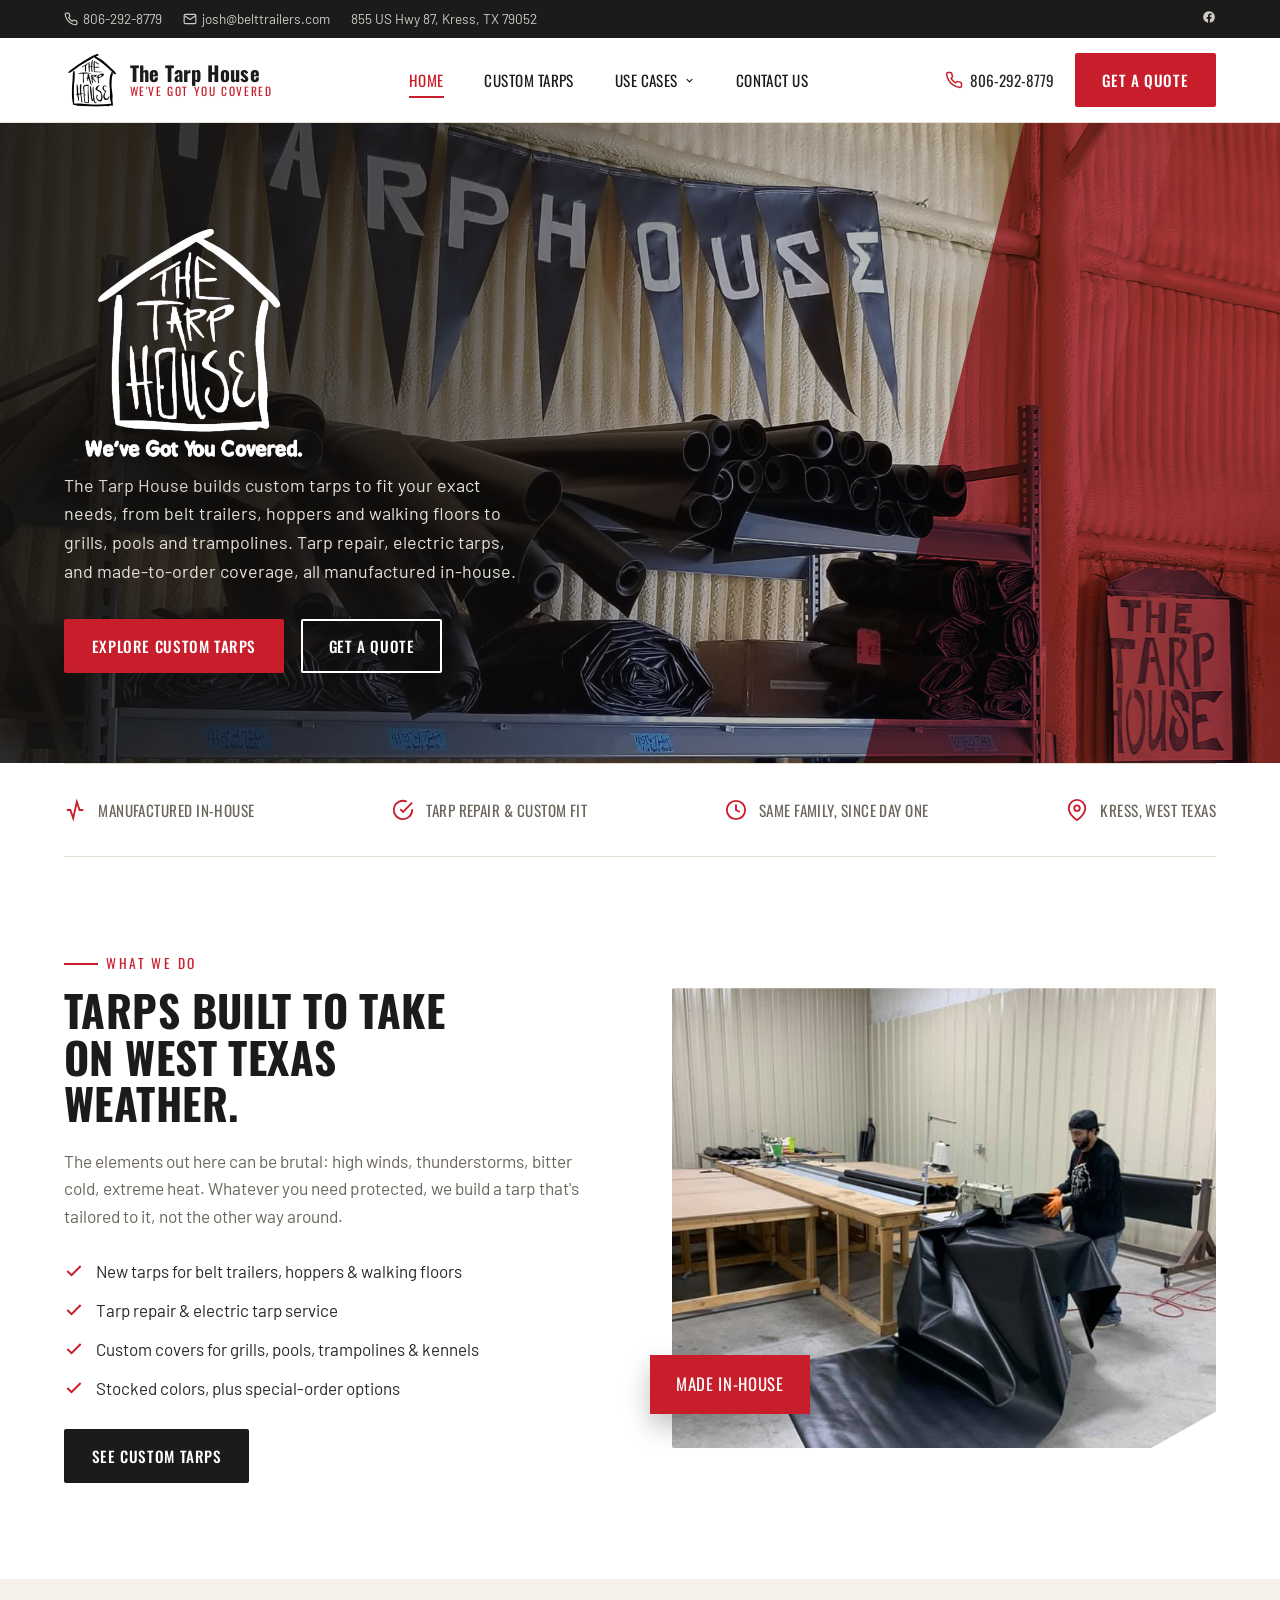
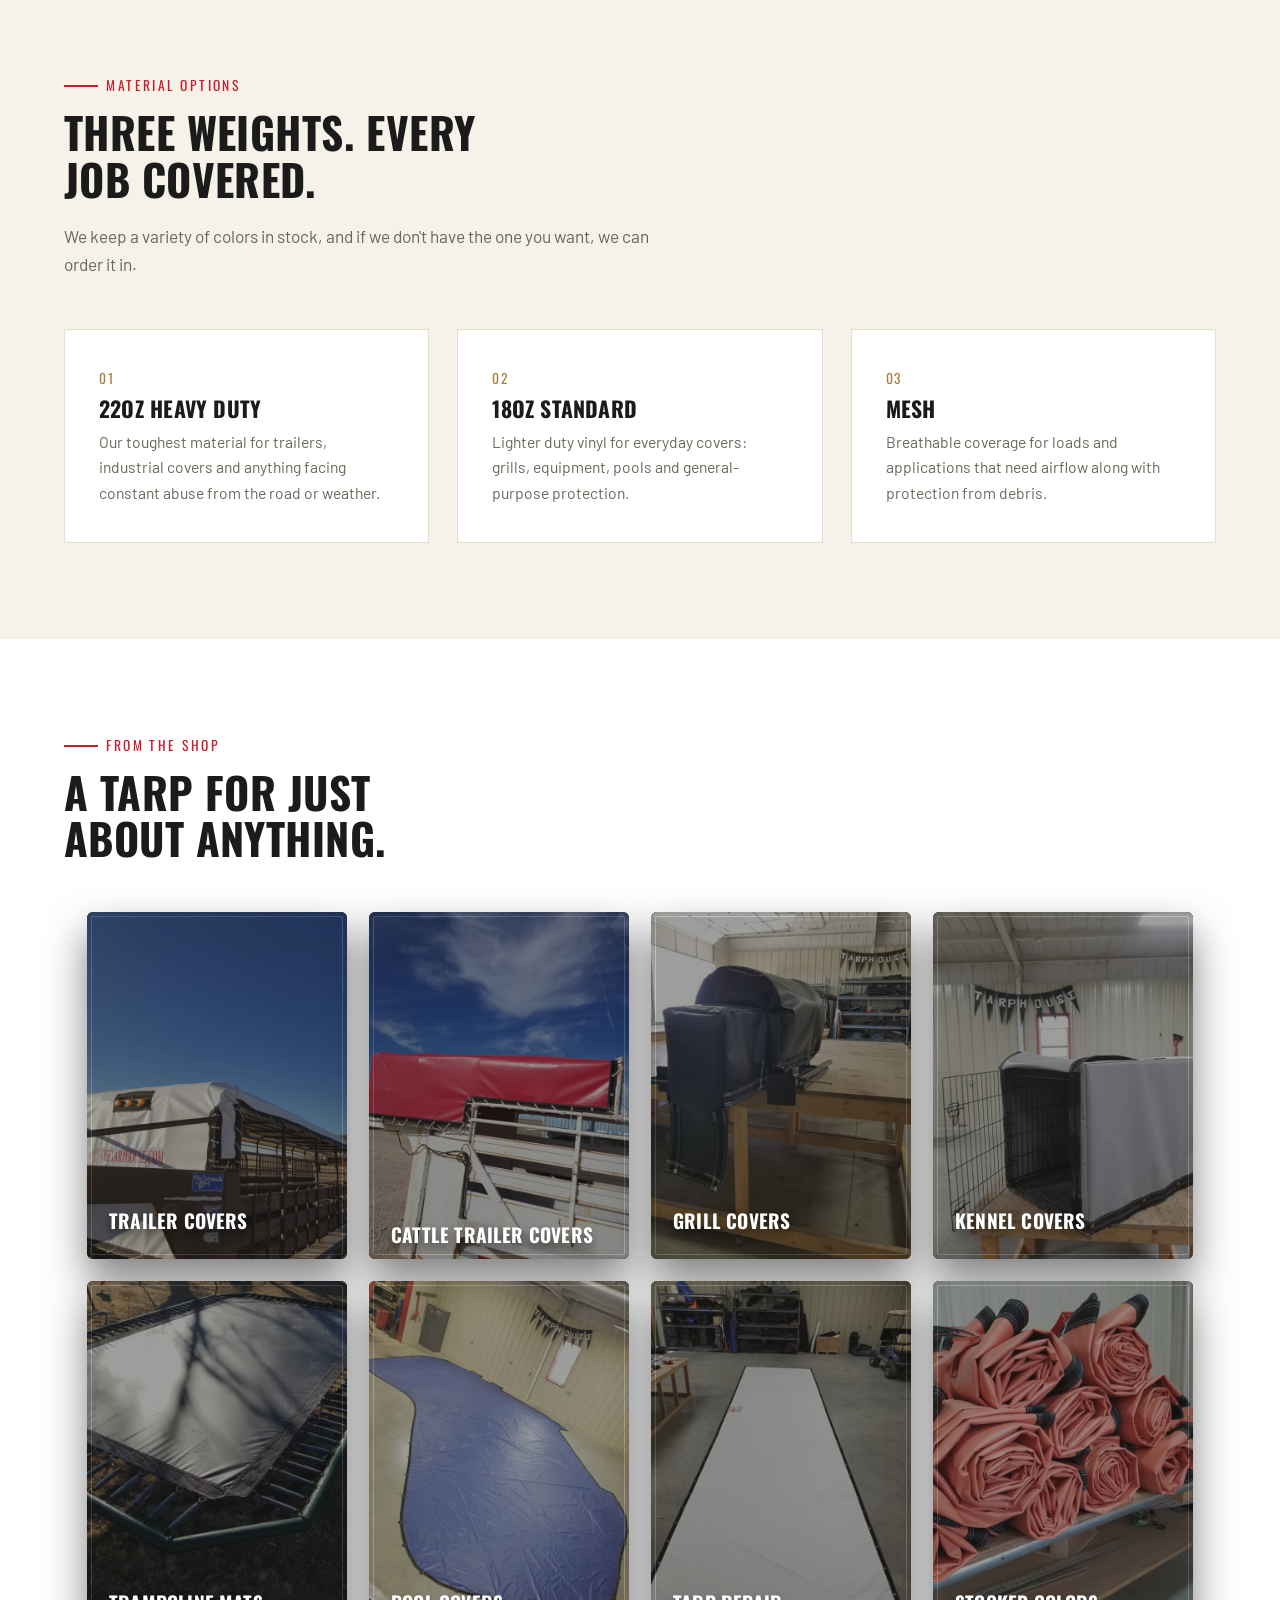
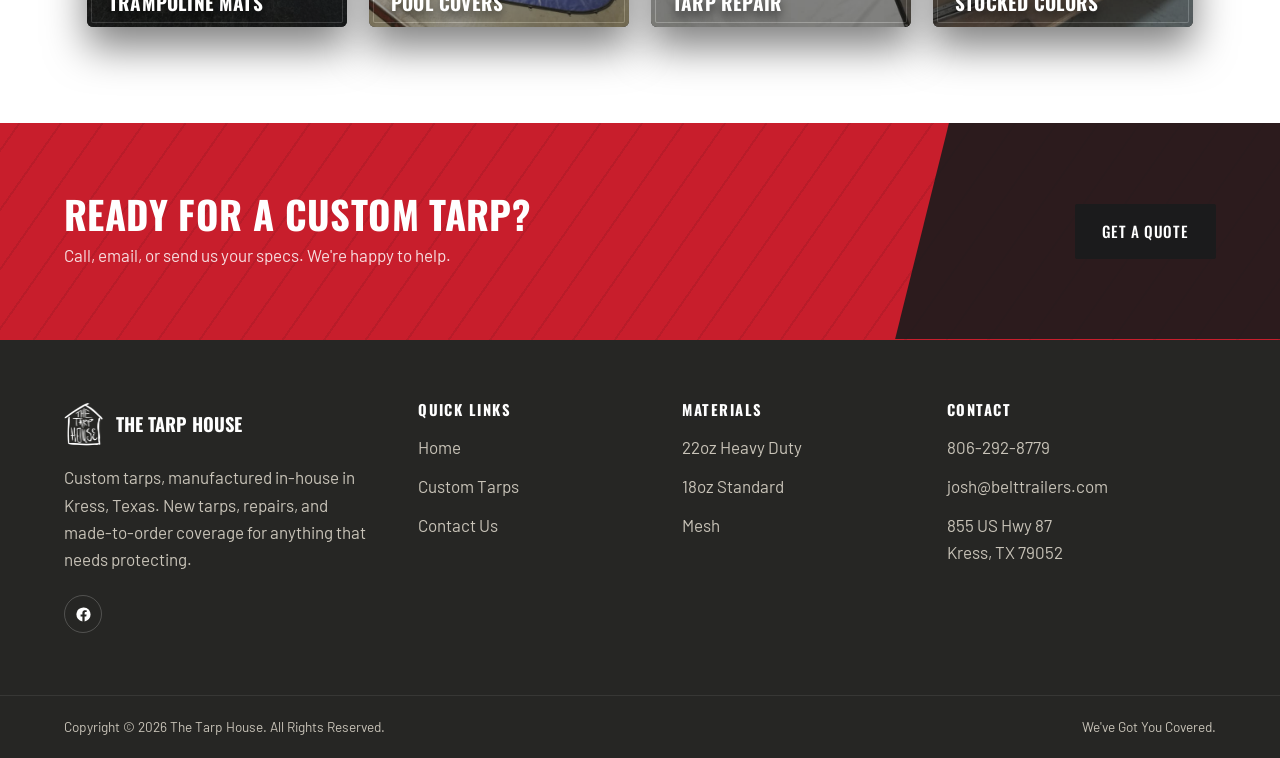
<file: index.html>
<!doctype html>
<html lang="en">
<head>
<meta charset="UTF-8">
<meta name="viewport" content="width=device-width, initial-scale=1">
<title>The Tarp House | Custom Tarps &amp; Tarp Repair | Kress, TX</title>
<meta name="description" content="Custom-made tarps for trailers, grills, pools, trampolines and more. New tarps, tarp repair, and heavy-duty custom work, manufactured in-house in Kress, Texas.">
<link rel="icon" href="assets/img/favicon.png">
<link rel="preconnect" href="https://fonts.googleapis.com">
<link rel="preconnect" href="https://fonts.gstatic.com" crossorigin>
<link href="https://fonts.googleapis.com/css2?family=Oswald:wght@400;500;600;700&family=Barlow:wght@400;500;600&display=swap" rel="stylesheet">
<link rel="stylesheet" href="assets/css/style.css">
</head>
<body>

<!-- ============ TOP BAR ============ -->
<div class="topbar">
  <div class="container">
    <div class="topbar-left">
      <a href="tel:8062928779">
        <svg viewBox="0 0 24 24" fill="none" stroke="currentColor" stroke-width="2"><path d="M22 16.92v3a2 2 0 0 1-2.18 2 19.79 19.79 0 0 1-8.63-3.07 19.5 19.5 0 0 1-6-6 19.79 19.79 0 0 1-3.07-8.67A2 2 0 0 1 4.11 2h3a2 2 0 0 1 2 1.72c.127.96.362 1.903.7 2.81a2 2 0 0 1-.45 2.11L8.09 9.91a16 16 0 0 0 6 6l1.27-1.27a2 2 0 0 1 2.11-.45c.907.338 1.85.573 2.81.7A2 2 0 0 1 22 16.92z"/></svg>
        806-292-8779
      </a>
      <span><svg viewBox="0 0 24 24" fill="none" stroke="currentColor" stroke-width="2"><path d="M20 4H4a2 2 0 0 0-2 2v12a2 2 0 0 0 2 2h16a2 2 0 0 0 2-2V6a2 2 0 0 0-2-2z"/><path d="m22 6-10 7L2 6"/></svg> josh@belttrailers.com</span>
      <span>855 US Hwy 87, Kress, TX 79052</span>
    </div>
    <div class="topbar-social">
      <a href="https://www.facebook.com/The-Tarp-House-2040908219560010" aria-label="Facebook" target="_blank" rel="noopener">
        <svg viewBox="0 0 24 24" fill="currentColor"><path d="M22 12a10 10 0 1 0-11.56 9.88v-6.99H7.9V12h2.54V9.8c0-2.5 1.49-3.89 3.78-3.89 1.1 0 2.24.2 2.24.2v2.46h-1.26c-1.24 0-1.63.77-1.63 1.56V12h2.78l-.44 2.89h-2.34v6.99A10 10 0 0 0 22 12z"/></svg>
      </a>
    </div>
  </div>
</div>

<!-- ============ MAIN NAV ============ -->
<div class="navwrap">
  <div class="container nav">
    <a class="brand" href="index.html">
      <img src="assets/img/logo-mark.png" alt="The Tarp House logo">
      <span class="brand-word"><b>The Tarp House</b><span>We've Got You Covered</span></span>
    </a>
    <nav class="nav-links" id="nav-links">
      <a href="index.html" class="active">Home</a>
      <a href="custom-tarps.html">Custom Tarps</a>
      <div class="nav-dropdown">
        <button class="nav-dropdown-toggle" aria-expanded="false" aria-haspopup="true">
          Use Cases
          <svg viewBox="0 0 24 24" fill="none" stroke="currentColor" stroke-width="2.4"><polyline points="6 9 12 15 18 9"/></svg>
        </button>
        <div class="nav-dropdown-menu">
          <a href="use-cases/trailer-covers.html">Trailer Covers</a>
          <a href="use-cases/trampoline-mats.html">Trampoline Mats</a>
          <a href="use-cases/grill-covers.html">Grill Covers</a>
          <a href="use-cases/kennel-covers.html">Kennel Covers</a>
          <a href="use-cases/colors.html">Colors We Have</a>
        </div>
      </div>
      <a href="contact-us.html">Contact Us</a>
      <a href="tel:8062928779" class="nav-mobile-call">Call Now: 806-292-8779</a>
    </nav>
    <div class="nav-cta">
      <a class="nav-phone" href="tel:8062928779">
        <svg viewBox="0 0 24 24" fill="none" stroke="currentColor" stroke-width="2"><path d="M22 16.92v3a2 2 0 0 1-2.18 2 19.79 19.79 0 0 1-8.63-3.07 19.5 19.5 0 0 1-6-6 19.79 19.79 0 0 1-3.07-8.67A2 2 0 0 1 4.11 2h3a2 2 0 0 1 2 1.72c.127.96.362 1.903.7 2.81a2 2 0 0 1-.45 2.11L8.09 9.91a16 16 0 0 0 6 6l1.27-1.27a2 2 0 0 1 2.11-.45c.907.338 1.85.573 2.81.7A2 2 0 0 1 22 16.92z"/></svg>
        806-292-8779
      </a>
      <a class="btn btn-red" href="contact-us.html">Get a Quote</a>
      <button class="hamburger" aria-label="Toggle menu" aria-expanded="false">
        <span></span><span></span><span></span>
      </button>
    </div>
  </div>
</div>

<!-- ============ HERO ============ -->
<header class="hero" style="background-image:url('assets/img/tarps-in-a-house.jpg')">
  <div class="hero-shape"></div>
  <div class="hero-shape two"></div>
  <div class="container">
    <img src="assets/img/hero-large-logo-white.png" alt="The Tarp House: We've Got You Covered" class="hero-logo">
    <p>The Tarp House builds custom tarps to fit your exact needs, from belt trailers, hoppers and walking floors to grills, pools and trampolines. Tarp repair, electric tarps, and made-to-order coverage, all manufactured in-house.</p>
    <div class="hero-actions">
      <a href="custom-tarps.html" class="btn btn-red">Explore Custom Tarps</a>
      <a href="contact-us.html" class="btn btn-outline">Get a Quote</a>
    </div>
  </div>
</header>

<!-- ============ TRUST STRIP ============ -->
<div class="container">
  <div class="trust-strip">
    <div class="trust-item"><svg viewBox="0 0 24 24" fill="none" stroke="currentColor" stroke-width="2"><path d="M3 12h4l3 9 4-18 3 9h4"/></svg> Manufactured In-House</div>
    <div class="trust-item"><svg viewBox="0 0 24 24" fill="none" stroke="currentColor" stroke-width="2"><path d="M22 11.08V12a10 10 0 1 1-5.93-9.14"/><polyline points="22 4 12 14.01 9 11.01"/></svg> Tarp Repair &amp; Custom Fit</div>
    <div class="trust-item"><svg viewBox="0 0 24 24" fill="none" stroke="currentColor" stroke-width="2"><circle cx="12" cy="12" r="10"/><polyline points="12 6 12 12 16 14"/></svg> Same Family, Since Day One</div>
    <div class="trust-item"><svg viewBox="0 0 24 24" fill="none" stroke="currentColor" stroke-width="2"><path d="M21 10c0 7-9 13-9 13s-9-6-9-13a9 9 0 0 1 18 0z"/><circle cx="12" cy="10" r="3"/></svg> Kress, West Texas</div>
  </div>
</div>

<!-- ============ INTRO SPLIT ============ -->
<section>
  <div class="container split">
    <div>
      <span class="eyebrow">What We Do</span>
      <h2 class="section-title">Tarps built to take on West Texas weather.</h2>
      <p class="section-lede">The elements out here can be brutal: high winds, thunderstorms, bitter cold, extreme heat. Whatever you need protected, we build a tarp that's tailored to it, not the other way around.</p>
      <ul class="checklist">
        <li><svg viewBox="0 0 24 24" fill="none" stroke="currentColor" stroke-width="2.4"><polyline points="20 6 9 17 4 12"/></svg> New tarps for belt trailers, hoppers &amp; walking floors</li>
        <li><svg viewBox="0 0 24 24" fill="none" stroke="currentColor" stroke-width="2.4"><polyline points="20 6 9 17 4 12"/></svg> Tarp repair &amp; electric tarp service</li>
        <li><svg viewBox="0 0 24 24" fill="none" stroke="currentColor" stroke-width="2.4"><polyline points="20 6 9 17 4 12"/></svg> Custom covers for grills, pools, trampolines &amp; kennels</li>
        <li><svg viewBox="0 0 24 24" fill="none" stroke="currentColor" stroke-width="2.4"><polyline points="20 6 9 17 4 12"/></svg> Stocked colors, plus special-order options</li>
      </ul>
      <a href="custom-tarps.html" class="btn btn-ink">See Custom Tarps</a>
    </div>
    <div class="split-media">
      <div class="frame">
        <img src="assets/img/workin-man2.jpg" alt="The Tarp House team hand-sewing a custom tarp in the shop">
      </div>
      <div class="tag">Made In-House</div>
    </div>
  </div>
</section>

<!-- ============ MATERIALS ============ -->
<section class="bg-cream">
  <div class="container">
    <span class="eyebrow">Material Options</span>
    <h2 class="section-title">Three weights. Every job covered.</h2>
    <p class="section-lede">We keep a variety of colors in stock, and if we don't have the one you want, we can order it in.</p>
    <div class="grid-3">
      <div class="card">
        <span class="num">01</span>
        <h3>22oz Heavy Duty</h3>
        <p>Our toughest material for trailers, industrial covers and anything facing constant abuse from the road or weather.</p>
      </div>
      <div class="card">
        <span class="num">02</span>
        <h3>18oz Standard</h3>
        <p>Lighter duty vinyl for everyday covers: grills, equipment, pools and general-purpose protection.</p>
      </div>
      <div class="card">
        <span class="num">03</span>
        <h3>Mesh</h3>
        <p>Breathable coverage for loads and applications that need airflow along with protection from debris.</p>
      </div>
    </div>
  </div>
</section>

<!-- ============ GALLERY ============ -->
<section>
  <div class="container">
    <span class="eyebrow">From The Shop</span>
    <h2 class="section-title">A tarp for just about anything.</h2>
    <div class="hcards">
      <a class="hcard-wrap" href="use-cases/trailer-covers.html">
        <div class="hcard">
          <div class="hcard-bg" style="background-image:url('assets/img/trailer-tarp2.jpg')"></div>
          <div class="hcard-info">
            <h3>Trailer Covers</h3>
            <p>Belt trailers, hoppers &amp; walking floors.</p>
          </div>
        </div>
      </a>
      <a class="hcard-wrap" href="use-cases/trailer-covers.html">
        <div class="hcard">
          <div class="hcard-bg" style="background-image:url('assets/img/trailer-tarp3.jpg')"></div>
          <div class="hcard-info">
            <h3>Cattle Trailer Covers</h3>
            <p>Built to hold up mile after mile.</p>
          </div>
        </div>
      </a>
      <a class="hcard-wrap" href="use-cases/grill-covers.html">
        <div class="hcard">
          <div class="hcard-bg" style="background-image:url('assets/img/Grill-cover.jpg')"></div>
          <div class="hcard-info">
            <h3>Grill Covers</h3>
            <p>Year-round protection for your grill.</p>
          </div>
        </div>
      </a>
      <a class="hcard-wrap" href="use-cases/kennel-covers.html">
        <div class="hcard">
          <div class="hcard-bg" style="background-image:url('assets/img/kennel-tarp.jpg')"></div>
          <div class="hcard-info">
            <h3>Kennel Covers</h3>
            <p>Weather protection for crates &amp; kennels.</p>
          </div>
        </div>
      </a>
      <a class="hcard-wrap" href="use-cases/trampoline-mats.html">
        <div class="hcard">
          <div class="hcard-bg" style="background-image:url('assets/img/trampoline-mat.jpg')"></div>
          <div class="hcard-info">
            <h3>Trampoline Mats</h3>
            <p>Cut to fit your frame exactly.</p>
          </div>
        </div>
      </a>
      <a class="hcard-wrap" href="custom-tarps.html">
        <div class="hcard">
          <div class="hcard-bg" style="background-image:url('assets/img/Pool-cover.jpg')"></div>
          <div class="hcard-info">
            <h3>Pool Covers</h3>
            <p>Keep debris out, all season long.</p>
          </div>
        </div>
      </a>
      <a class="hcard-wrap" href="contact-us.html">
        <div class="hcard">
          <div class="hcard-bg" style="background-image:url('assets/img/tarp-strip.jpg')"></div>
          <div class="hcard-info">
            <h3>Tarp Repair</h3>
            <p>Electric tarps &amp; custom fit work.</p>
          </div>
        </div>
      </a>
      <a class="hcard-wrap" href="use-cases/colors.html">
        <div class="hcard">
          <div class="hcard-bg" style="background-image:url('assets/img/rolled-tarps.jpg')"></div>
          <div class="hcard-info">
            <h3>Stocked Colors</h3>
            <p>Plus special-order options.</p>
          </div>
        </div>
      </a>
    </div>
  </div>
</section>

<!-- ============ CTA BAND ============ -->
<div class="cta-band">
  <div class="container cta-inner">
    <div>
      <h2>Ready for a custom tarp?</h2>
      <p>Call, email, or send us your specs. We're happy to help.</p>
    </div>
    <a href="contact-us.html" class="btn btn-ink">Get a Quote</a>
  </div>
</div>

<!-- ============ FOOTER ============ -->
<footer class="site-footer">
  <div class="footer-top">
    <div class="container footer-cols">
      <div>
        <div class="footer-brand">
          <img src="assets/img/logo-mark-white.png" alt="The Tarp House">
          <b>The Tarp House</b>
        </div>
        <p>Custom tarps, manufactured in-house in Kress, Texas. New tarps, repairs, and made-to-order coverage for anything that needs protecting.</p>
        <div class="footer-social">
          <a href="https://www.facebook.com/The-Tarp-House-2040908219560010" aria-label="Facebook" target="_blank" rel="noopener">
            <svg viewBox="0 0 24 24" fill="currentColor"><path d="M22 12a10 10 0 1 0-11.56 9.88v-6.99H7.9V12h2.54V9.8c0-2.5 1.49-3.89 3.78-3.89 1.1 0 2.24.2 2.24.2v2.46h-1.26c-1.24 0-1.63.77-1.63 1.56V12h2.78l-.44 2.89h-2.34v6.99A10 10 0 0 0 22 12z"/></svg>
          </a>
        </div>
      </div>
      <div class="footer-col">
        <h4>Quick Links</h4>
        <ul>
          <li><a href="index.html">Home</a></li>
          <li><a href="custom-tarps.html">Custom Tarps</a></li>
          <li><a href="contact-us.html">Contact Us</a></li>
        </ul>
      </div>
      <div class="footer-col">
        <h4>Materials</h4>
        <ul>
          <li><a href="custom-tarps.html#materials">22oz Heavy Duty</a></li>
          <li><a href="custom-tarps.html#materials">18oz Standard</a></li>
          <li><a href="custom-tarps.html#materials">Mesh</a></li>
        </ul>
      </div>
      <div class="footer-col">
        <h4>Contact</h4>
        <ul>
          <li><a href="tel:8062928779">806-292-8779</a></li>
          <li><a href="mailto:josh@belttrailers.com">josh@belttrailers.com</a></li>
          <li>855 US Hwy 87<br>Kress, TX 79052</li>
        </ul>
      </div>
    </div>
  </div>
  <div class="footer-bottom">
    <div class="container">
      <span>Copyright &copy; 2026 The Tarp House. All Rights Reserved.</span>
      <span>We've Got You Covered.</span>
    </div>
  </div>
</footer>

<button class="back-to-top" aria-label="Back to top">
  <svg viewBox="0 0 24 24" fill="none" stroke="currentColor" stroke-width="2"><line x1="12" y1="19" x2="12" y2="5"/><polyline points="5 12 12 5 19 12"/></svg>
</button>

<script src="assets/js/main.js"></script>
</body>
</html>
</file>
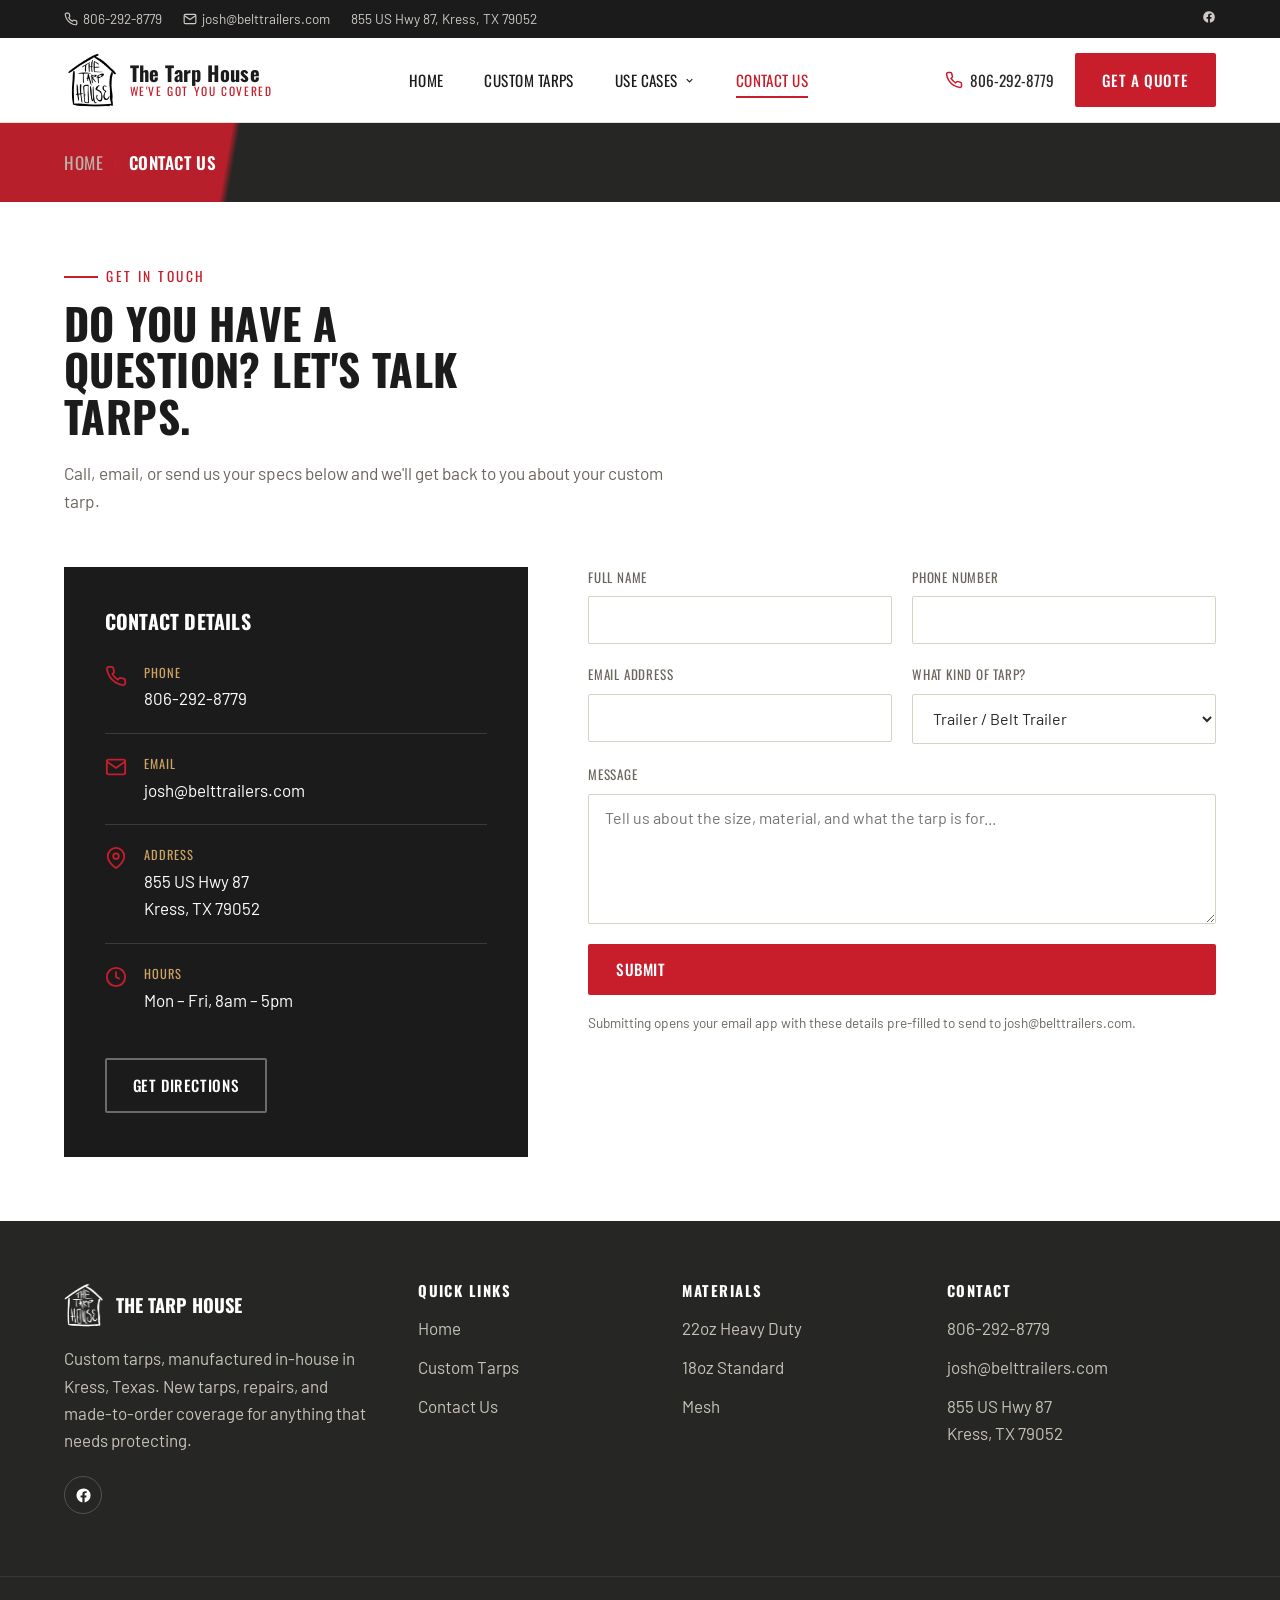
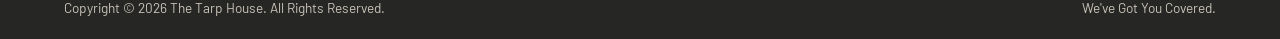
<file: contact-us.html>
<!doctype html>
<html lang="en">
<head>
<meta charset="UTF-8">
<meta name="viewport" content="width=device-width, initial-scale=1">
<title>Contact Us | The Tarp House | Kress, TX</title>
<meta name="description" content="Get in touch with The Tarp House in Kress, Texas for custom tarps and tarp repair. Call 806-292-8779, email josh@belttrailers.com, or send us your specs.">
<link rel="icon" href="assets/img/favicon.png">
<link rel="preconnect" href="https://fonts.googleapis.com">
<link rel="preconnect" href="https://fonts.gstatic.com" crossorigin>
<link href="https://fonts.googleapis.com/css2?family=Oswald:wght@400;500;600;700&family=Barlow:wght@400;500;600&display=swap" rel="stylesheet">
<link rel="stylesheet" href="assets/css/style.css">
</head>
<body>

<div class="topbar">
  <div class="container">
    <div class="topbar-left">
      <a href="tel:8062928779">
        <svg viewBox="0 0 24 24" fill="none" stroke="currentColor" stroke-width="2"><path d="M22 16.92v3a2 2 0 0 1-2.18 2 19.79 19.79 0 0 1-8.63-3.07 19.5 19.5 0 0 1-6-6 19.79 19.79 0 0 1-3.07-8.67A2 2 0 0 1 4.11 2h3a2 2 0 0 1 2 1.72c.127.96.362 1.903.7 2.81a2 2 0 0 1-.45 2.11L8.09 9.91a16 16 0 0 0 6 6l1.27-1.27a2 2 0 0 1 2.11-.45c.907.338 1.85.573 2.81.7A2 2 0 0 1 22 16.92z"/></svg>
        806-292-8779
      </a>
      <span><svg viewBox="0 0 24 24" fill="none" stroke="currentColor" stroke-width="2"><path d="M20 4H4a2 2 0 0 0-2 2v12a2 2 0 0 0 2 2h16a2 2 0 0 0 2-2V6a2 2 0 0 0-2-2z"/><path d="m22 6-10 7L2 6"/></svg> josh@belttrailers.com</span>
      <span>855 US Hwy 87, Kress, TX 79052</span>
    </div>
    <div class="topbar-social">
      <a href="https://www.facebook.com/The-Tarp-House-2040908219560010" aria-label="Facebook" target="_blank" rel="noopener">
        <svg viewBox="0 0 24 24" fill="currentColor"><path d="M22 12a10 10 0 1 0-11.56 9.88v-6.99H7.9V12h2.54V9.8c0-2.5 1.49-3.89 3.78-3.89 1.1 0 2.24.2 2.24.2v2.46h-1.26c-1.24 0-1.63.77-1.63 1.56V12h2.78l-.44 2.89h-2.34v6.99A10 10 0 0 0 22 12z"/></svg>
      </a>
    </div>
  </div>
</div>

<div class="navwrap">
  <div class="container nav">
    <a class="brand" href="index.html">
      <img src="assets/img/logo-mark.png" alt="The Tarp House logo">
      <span class="brand-word"><b>The Tarp House</b><span>We've Got You Covered</span></span>
    </a>
    <nav class="nav-links" id="nav-links">
      <a href="index.html">Home</a>
      <a href="custom-tarps.html">Custom Tarps</a>
      <div class="nav-dropdown">
        <button class="nav-dropdown-toggle" aria-expanded="false" aria-haspopup="true">
          Use Cases
          <svg viewBox="0 0 24 24" fill="none" stroke="currentColor" stroke-width="2.4"><polyline points="6 9 12 15 18 9"/></svg>
        </button>
        <div class="nav-dropdown-menu">
          <a href="use-cases/trailer-covers.html">Trailer Covers</a>
          <a href="use-cases/trampoline-mats.html">Trampoline Mats</a>
          <a href="use-cases/grill-covers.html">Grill Covers</a>
          <a href="use-cases/kennel-covers.html">Kennel Covers</a>
          <a href="use-cases/colors.html">Colors We Have</a>
        </div>
      </div>
      <a href="contact-us.html" class="active">Contact Us</a>
      <a href="tel:8062928779" class="nav-mobile-call">Call Now: 806-292-8779</a>
    </nav>
    <div class="nav-cta">
      <a class="nav-phone" href="tel:8062928779">
        <svg viewBox="0 0 24 24" fill="none" stroke="currentColor" stroke-width="2"><path d="M22 16.92v3a2 2 0 0 1-2.18 2 19.79 19.79 0 0 1-8.63-3.07 19.5 19.5 0 0 1-6-6 19.79 19.79 0 0 1-3.07-8.67A2 2 0 0 1 4.11 2h3a2 2 0 0 1 2 1.72c.127.96.362 1.903.7 2.81a2 2 0 0 1-.45 2.11L8.09 9.91a16 16 0 0 0 6 6l1.27-1.27a2 2 0 0 1 2.11-.45c.907.338 1.85.573 2.81.7A2 2 0 0 1 22 16.92z"/></svg>
        806-292-8779
      </a>
      <a class="btn btn-red" href="contact-us.html">Get a Quote</a>
      <button class="hamburger" aria-label="Toggle menu" aria-expanded="false">
        <span></span><span></span><span></span>
      </button>
    </div>
  </div>
</div>

<div class="pagehead">
  <div class="container">
    <a href="index.html">Home</a><span class="sep">&rsaquo;</span><span class="current">Contact Us</span>
  </div>
</div>

<section class="section-tight">
  <div class="container">
    <span class="eyebrow">Get In Touch</span>
    <h1 class="section-title">Do you have a question? Let's talk tarps.</h1>
    <p class="section-lede">Call, email, or send us your specs below and we'll get back to you about your custom tarp.</p>

    <div class="contact-grid" style="margin-top:3em;">

      <div class="info-card">
        <h3>Contact Details</h3>
        <div class="info-row">
          <svg viewBox="0 0 24 24" fill="none" stroke="currentColor" stroke-width="2"><path d="M22 16.92v3a2 2 0 0 1-2.18 2 19.79 19.79 0 0 1-8.63-3.07 19.5 19.5 0 0 1-6-6 19.79 19.79 0 0 1-3.07-8.67A2 2 0 0 1 4.11 2h3a2 2 0 0 1 2 1.72c.127.96.362 1.903.7 2.81a2 2 0 0 1-.45 2.11L8.09 9.91a16 16 0 0 0 6 6l1.27-1.27a2 2 0 0 1 2.11-.45c.907.338 1.85.573 2.81.7A2 2 0 0 1 22 16.92z"/></svg>
          <div>
            <div class="label">Phone</div>
            <a href="tel:8062928779">806-292-8779</a>
          </div>
        </div>
        <div class="info-row">
          <svg viewBox="0 0 24 24" fill="none" stroke="currentColor" stroke-width="2"><path d="M20 4H4a2 2 0 0 0-2 2v12a2 2 0 0 0 2 2h16a2 2 0 0 0 2-2V6a2 2 0 0 0-2-2z"/><path d="m22 6-10 7L2 6"/></svg>
          <div>
            <div class="label">Email</div>
            <a href="mailto:josh@belttrailers.com">josh@belttrailers.com</a>
          </div>
        </div>
        <div class="info-row">
          <svg viewBox="0 0 24 24" fill="none" stroke="currentColor" stroke-width="2"><path d="M21 10c0 7-9 13-9 13s-9-6-9-13a9 9 0 0 1 18 0z"/><circle cx="12" cy="10" r="3"/></svg>
          <div>
            <div class="label">Address</div>
            <span>855 US Hwy 87<br>Kress, TX 79052</span>
          </div>
        </div>
        <div class="info-row">
          <svg viewBox="0 0 24 24" fill="none" stroke="currentColor" stroke-width="2"><circle cx="12" cy="12" r="10"/><polyline points="12 6 12 12 16 14"/></svg>
          <div>
            <div class="label">Hours</div>
            <span>Mon &ndash; Fri, 8am &ndash; 5pm</span>
          </div>
        </div>
        <a href="https://www.google.com/maps/search/?api=1&query=855+US+Hwy+87+Kress+TX+79052" target="_blank" rel="noopener" class="btn btn-outline" style="margin-top:1.6em; border-color:rgba(255,255,255,.35);">Get Directions</a>
      </div>

      <div>
        <div class="form-success" id="form-success">Thanks! Your email app should now open with your message ready to send. If it doesn't, email us directly at josh@belttrailers.com.</div>
        <form id="contact-form">
          <div class="form-grid">
            <div class="field">
              <label for="name">Full Name</label>
              <input type="text" id="name" name="name" required>
            </div>
            <div class="field">
              <label for="phone">Phone Number</label>
              <input type="tel" id="phone" name="phone" required>
            </div>
            <div class="field">
              <label for="email">Email Address</label>
              <input type="email" id="email" name="email" required>
            </div>
            <div class="field">
              <label for="tarp_type">What Kind of Tarp?</label>
              <select id="tarp_type" name="tarp_type">
                <option>Trailer / Belt Trailer</option>
                <option>Cattle Trailer</option>
                <option>Hopper / Walking Floor</option>
                <option>Grill Cover</option>
                <option>Pool Cover</option>
                <option>Trampoline Mat</option>
                <option>Kennel Cover</option>
                <option>Tarp Repair</option>
                <option>Other</option>
              </select>
            </div>
            <div class="field full">
              <label for="message">Message</label>
              <textarea id="message" name="message" placeholder="Tell us about the size, material, and what the tarp is for..." required></textarea>
            </div>
            <div class="field full">
              <button type="submit" class="btn btn-red">Submit</button>
              <p class="form-note">Submitting opens your email app with these details pre-filled to send to josh@belttrailers.com.</p>
            </div>
          </div>
        </form>
      </div>
    </div>
  </div>
</section>

<footer class="site-footer">
  <div class="footer-top">
    <div class="container footer-cols">
      <div>
        <div class="footer-brand">
          <img src="assets/img/logo-mark-white.png" alt="The Tarp House">
          <b>The Tarp House</b>
        </div>
        <p>Custom tarps, manufactured in-house in Kress, Texas. New tarps, repairs, and made-to-order coverage for anything that needs protecting.</p>
        <div class="footer-social">
          <a href="https://www.facebook.com/The-Tarp-House-2040908219560010" aria-label="Facebook" target="_blank" rel="noopener">
            <svg viewBox="0 0 24 24" fill="currentColor"><path d="M22 12a10 10 0 1 0-11.56 9.88v-6.99H7.9V12h2.54V9.8c0-2.5 1.49-3.89 3.78-3.89 1.1 0 2.24.2 2.24.2v2.46h-1.26c-1.24 0-1.63.77-1.63 1.56V12h2.78l-.44 2.89h-2.34v6.99A10 10 0 0 0 22 12z"/></svg>
          </a>
        </div>
      </div>
      <div class="footer-col">
        <h4>Quick Links</h4>
        <ul>
          <li><a href="index.html">Home</a></li>
          <li><a href="custom-tarps.html">Custom Tarps</a></li>
          <li><a href="contact-us.html">Contact Us</a></li>
        </ul>
      </div>
      <div class="footer-col">
        <h4>Materials</h4>
        <ul>
          <li><a href="custom-tarps.html#materials">22oz Heavy Duty</a></li>
          <li><a href="custom-tarps.html#materials">18oz Standard</a></li>
          <li><a href="custom-tarps.html#materials">Mesh</a></li>
        </ul>
      </div>
      <div class="footer-col">
        <h4>Contact</h4>
        <ul>
          <li><a href="tel:8062928779">806-292-8779</a></li>
          <li><a href="mailto:josh@belttrailers.com">josh@belttrailers.com</a></li>
          <li>855 US Hwy 87<br>Kress, TX 79052</li>
        </ul>
      </div>
    </div>
  </div>
  <div class="footer-bottom">
    <div class="container">
      <span>Copyright &copy; 2026 The Tarp House. All Rights Reserved.</span>
      <span>We've Got You Covered.</span>
    </div>
  </div>
</footer>

<button class="back-to-top" aria-label="Back to top">
  <svg viewBox="0 0 24 24" fill="none" stroke="currentColor" stroke-width="2"><line x1="12" y1="19" x2="12" y2="5"/><polyline points="5 12 12 5 19 12"/></svg>
</button>

<script src="assets/js/main.js"></script>
</body>
</html>
</file>
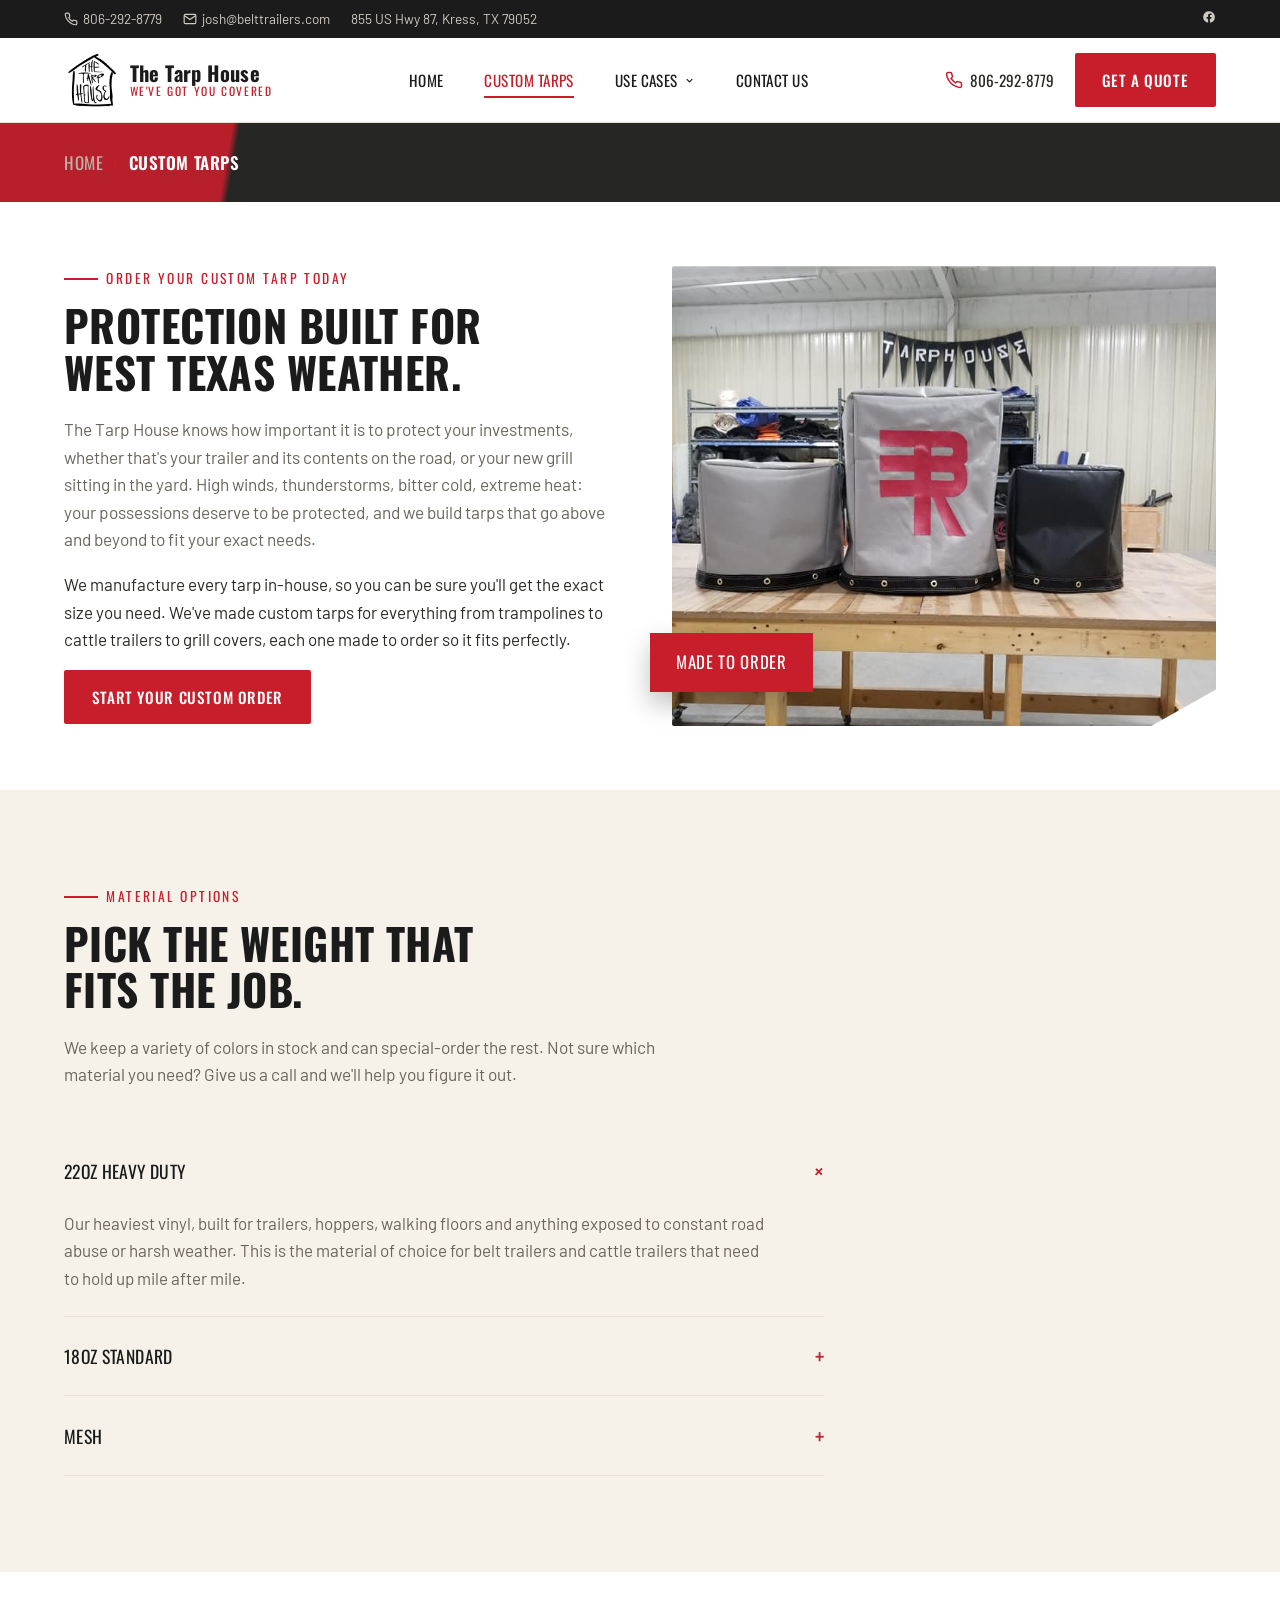
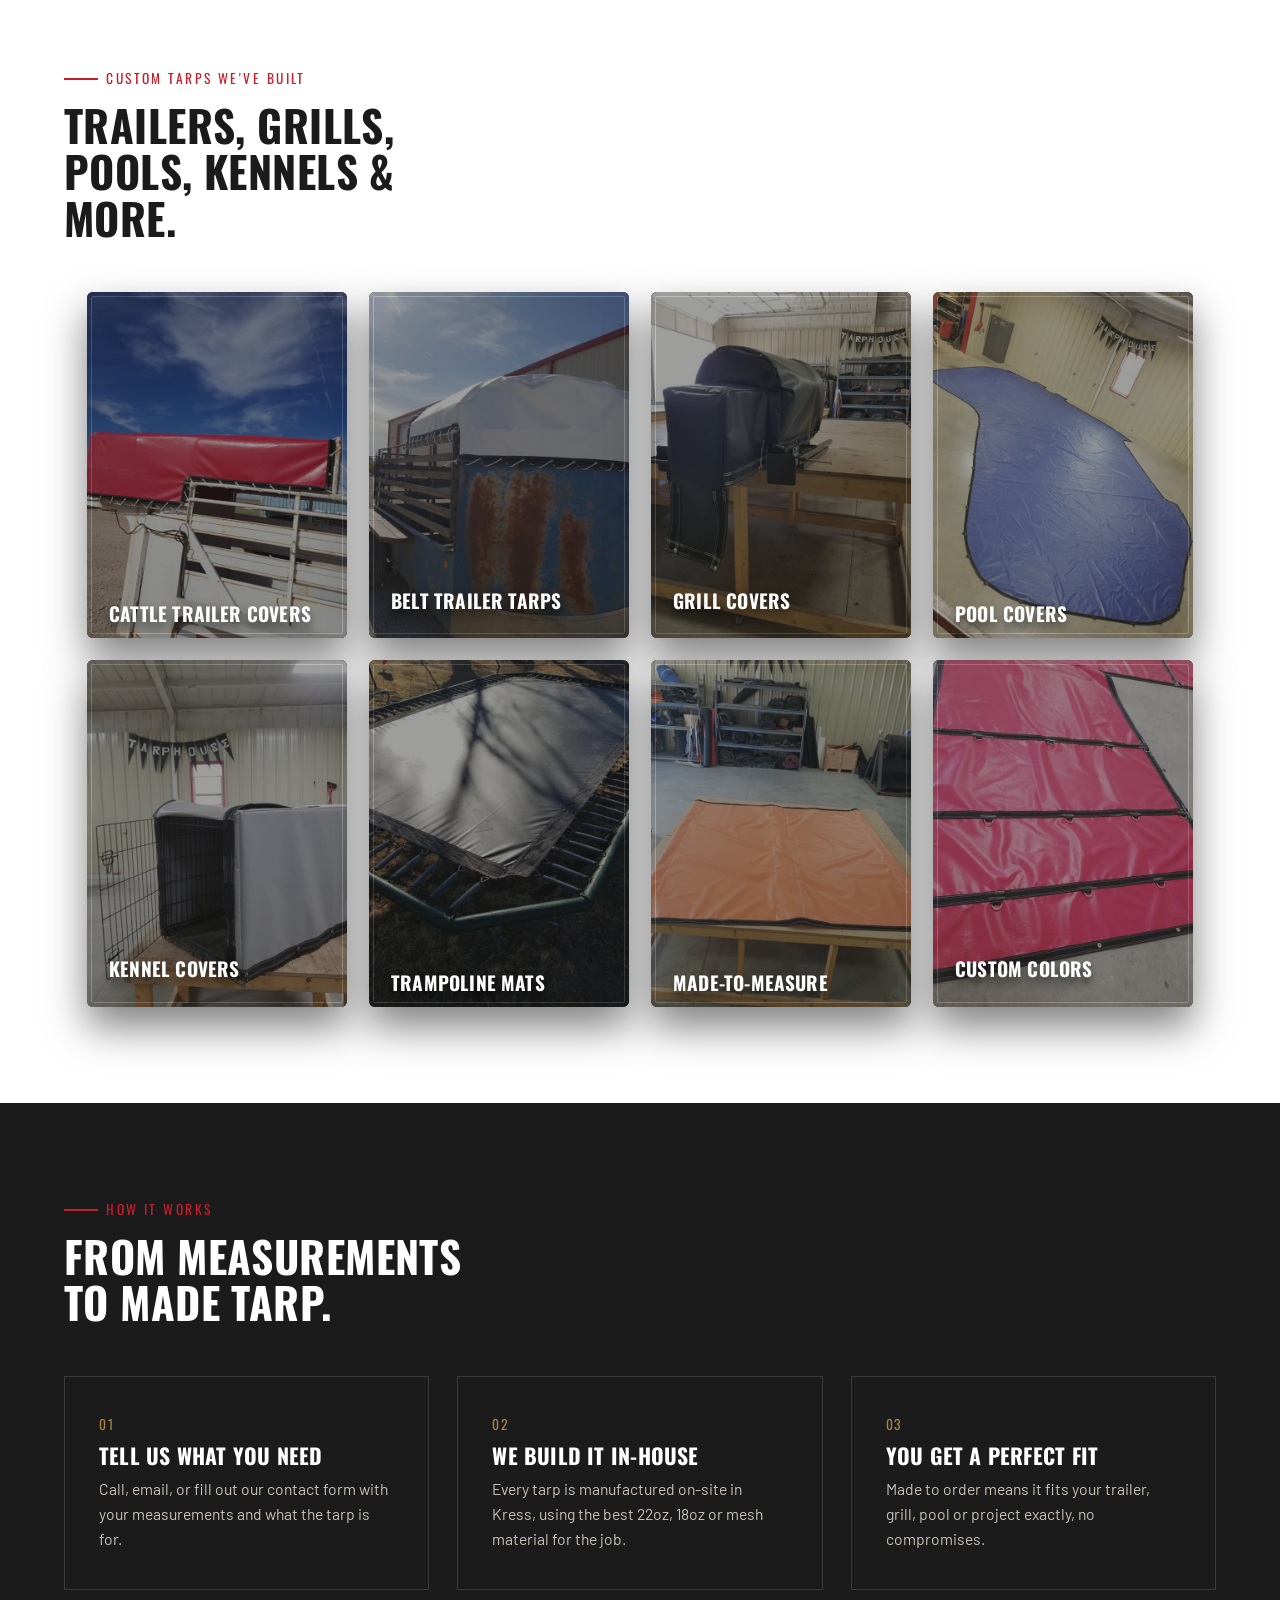
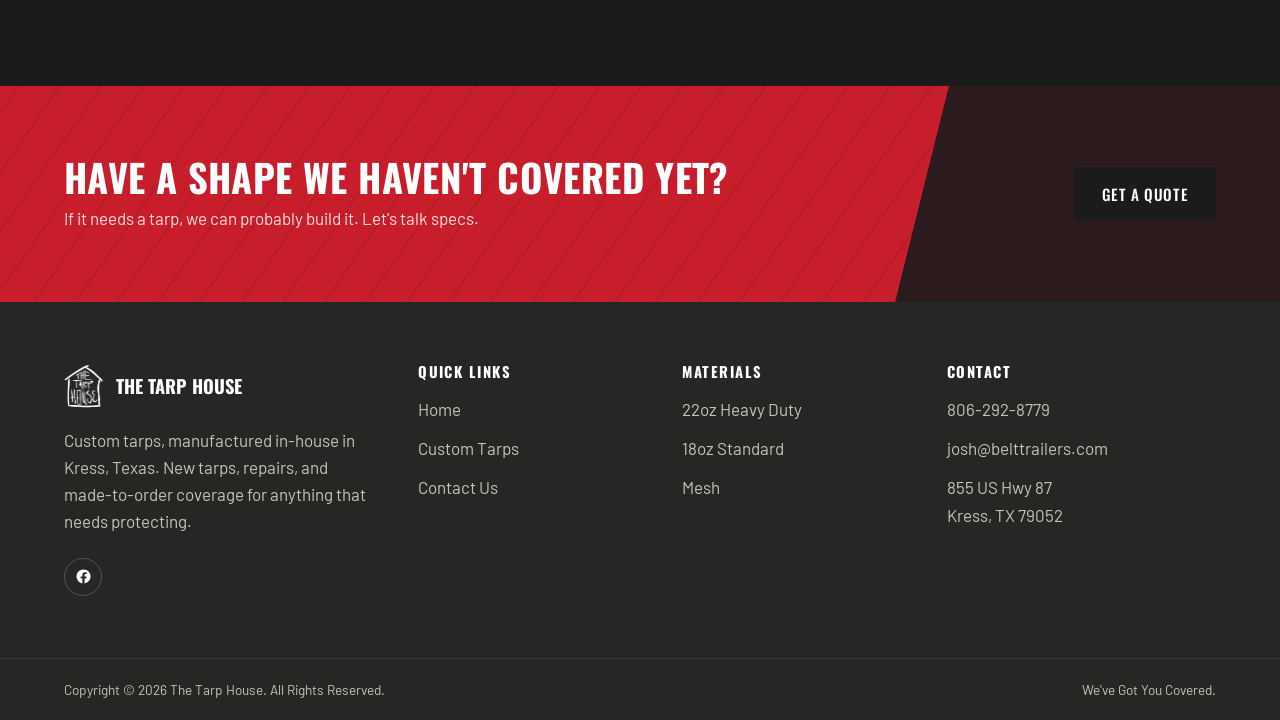
<file: custom-tarps.html>
<!doctype html>
<html lang="en">
<head>
<meta charset="UTF-8">
<meta name="viewport" content="width=device-width, initial-scale=1">
<title>Custom Tarps | The Tarp House | Kress, TX</title>
<meta name="description" content="Custom tarps built to order for trailers, cattle trailers, grills, pools, trampolines, kennels and more. 22oz heavy duty, 18oz standard, and mesh materials.">
<link rel="icon" href="assets/img/favicon.png">
<link rel="preconnect" href="https://fonts.googleapis.com">
<link rel="preconnect" href="https://fonts.gstatic.com" crossorigin>
<link href="https://fonts.googleapis.com/css2?family=Oswald:wght@400;500;600;700&family=Barlow:wght@400;500;600&display=swap" rel="stylesheet">
<link rel="stylesheet" href="assets/css/style.css">
</head>
<body>

<div class="topbar">
  <div class="container">
    <div class="topbar-left">
      <a href="tel:8062928779">
        <svg viewBox="0 0 24 24" fill="none" stroke="currentColor" stroke-width="2"><path d="M22 16.92v3a2 2 0 0 1-2.18 2 19.79 19.79 0 0 1-8.63-3.07 19.5 19.5 0 0 1-6-6 19.79 19.79 0 0 1-3.07-8.67A2 2 0 0 1 4.11 2h3a2 2 0 0 1 2 1.72c.127.96.362 1.903.7 2.81a2 2 0 0 1-.45 2.11L8.09 9.91a16 16 0 0 0 6 6l1.27-1.27a2 2 0 0 1 2.11-.45c.907.338 1.85.573 2.81.7A2 2 0 0 1 22 16.92z"/></svg>
        806-292-8779
      </a>
      <span><svg viewBox="0 0 24 24" fill="none" stroke="currentColor" stroke-width="2"><path d="M20 4H4a2 2 0 0 0-2 2v12a2 2 0 0 0 2 2h16a2 2 0 0 0 2-2V6a2 2 0 0 0-2-2z"/><path d="m22 6-10 7L2 6"/></svg> josh@belttrailers.com</span>
      <span>855 US Hwy 87, Kress, TX 79052</span>
    </div>
    <div class="topbar-social">
      <a href="https://www.facebook.com/The-Tarp-House-2040908219560010" aria-label="Facebook" target="_blank" rel="noopener">
        <svg viewBox="0 0 24 24" fill="currentColor"><path d="M22 12a10 10 0 1 0-11.56 9.88v-6.99H7.9V12h2.54V9.8c0-2.5 1.49-3.89 3.78-3.89 1.1 0 2.24.2 2.24.2v2.46h-1.26c-1.24 0-1.63.77-1.63 1.56V12h2.78l-.44 2.89h-2.34v6.99A10 10 0 0 0 22 12z"/></svg>
      </a>
    </div>
  </div>
</div>

<div class="navwrap">
  <div class="container nav">
    <a class="brand" href="index.html">
      <img src="assets/img/logo-mark.png" alt="The Tarp House logo">
      <span class="brand-word"><b>The Tarp House</b><span>We've Got You Covered</span></span>
    </a>
    <nav class="nav-links" id="nav-links">
      <a href="index.html">Home</a>
      <a href="custom-tarps.html" class="active">Custom Tarps</a>
      <div class="nav-dropdown">
        <button class="nav-dropdown-toggle" aria-expanded="false" aria-haspopup="true">
          Use Cases
          <svg viewBox="0 0 24 24" fill="none" stroke="currentColor" stroke-width="2.4"><polyline points="6 9 12 15 18 9"/></svg>
        </button>
        <div class="nav-dropdown-menu">
          <a href="use-cases/trailer-covers.html">Trailer Covers</a>
          <a href="use-cases/trampoline-mats.html">Trampoline Mats</a>
          <a href="use-cases/grill-covers.html">Grill Covers</a>
          <a href="use-cases/kennel-covers.html">Kennel Covers</a>
          <a href="use-cases/colors.html">Colors We Have</a>
        </div>
      </div>
      <a href="contact-us.html">Contact Us</a>
      <a href="tel:8062928779" class="nav-mobile-call">Call Now: 806-292-8779</a>
    </nav>
    <div class="nav-cta">
      <a class="nav-phone" href="tel:8062928779">
        <svg viewBox="0 0 24 24" fill="none" stroke="currentColor" stroke-width="2"><path d="M22 16.92v3a2 2 0 0 1-2.18 2 19.79 19.79 0 0 1-8.63-3.07 19.5 19.5 0 0 1-6-6 19.79 19.79 0 0 1-3.07-8.67A2 2 0 0 1 4.11 2h3a2 2 0 0 1 2 1.72c.127.96.362 1.903.7 2.81a2 2 0 0 1-.45 2.11L8.09 9.91a16 16 0 0 0 6 6l1.27-1.27a2 2 0 0 1 2.11-.45c.907.338 1.85.573 2.81.7A2 2 0 0 1 22 16.92z"/></svg>
        806-292-8779
      </a>
      <a class="btn btn-red" href="contact-us.html">Get a Quote</a>
      <button class="hamburger" aria-label="Toggle menu" aria-expanded="false">
        <span></span><span></span><span></span>
      </button>
    </div>
  </div>
</div>

<div class="pagehead">
  <div class="container">
    <a href="index.html">Home</a><span class="sep">&rsaquo;</span><span class="current">Custom Tarps</span>
  </div>
</div>

<!-- ============ INTRO ============ -->
<section class="section-tight">
  <div class="container split">
    <div>
      <span class="eyebrow">Order Your Custom Tarp Today</span>
      <h1 class="section-title">Protection built for West Texas weather.</h1>
      <p class="section-lede">The Tarp House knows how important it is to protect your investments, whether that's your trailer and its contents on the road, or your new grill sitting in the yard. High winds, thunderstorms, bitter cold, extreme heat: your possessions deserve to be protected, and we build tarps that go above and beyond to fit your exact needs.</p>
      <p>We manufacture every tarp in-house, so you can be sure you'll get the exact size you need. We've made custom tarps for everything from trampolines to cattle trailers to grill covers, each one made to order so it fits perfectly.</p>
      <a href="contact-us.html" class="btn btn-red">Start Your Custom Order</a>
    </div>
    <div class="split-media">
      <div class="frame">
        <img src="assets/img/custom-tarps.jpg" alt="Custom round tarp covers made at The Tarp House">
      </div>
      <div class="tag">Made To Order</div>
    </div>
  </div>
</section>

<!-- ============ MATERIALS ACCORDION ============ -->
<section class="bg-cream" id="materials">
  <div class="container">
    <span class="eyebrow">Material Options</span>
    <h2 class="section-title">Pick the weight that fits the job.</h2>
    <p class="section-lede">We keep a variety of colors in stock and can special-order the rest. Not sure which material you need? Give us a call and we'll help you figure it out.</p>

    <div style="margin-top:2.5em; max-width:760px;">
      <div class="acc-item open">
        <button class="acc-head"><span>22oz Heavy Duty</span><span class="plus">+</span></button>
        <div class="acc-panel"><div class="acc-panel-inner">Our heaviest vinyl, built for trailers, hoppers, walking floors and anything exposed to constant road abuse or harsh weather. This is the material of choice for belt trailers and cattle trailers that need to hold up mile after mile.</div></div>
      </div>
      <div class="acc-item">
        <button class="acc-head"><span>18oz Standard</span><span class="plus">+</span></button>
        <div class="acc-panel"><div class="acc-panel-inner">A lighter duty vinyl for everyday covers: grills, coolers, equipment, pools, tables and general-purpose protection where you still want a durable, weatherproof tarp without the extra weight.</div></div>
      </div>
      <div class="acc-item">
        <button class="acc-head"><span>Mesh</span><span class="plus">+</span></button>
        <div class="acc-panel"><div class="acc-panel-inner">Breathable mesh material for loads and applications that need airflow along with protection from debris. A common choice for open trailers hauling loose material.</div></div>
      </div>
    </div>
  </div>
</section>

<!-- ============ FULL GALLERY ============ -->
<section>
  <div class="container">
    <span class="eyebrow">Custom Tarps We've Built</span>
    <h2 class="section-title">Trailers, grills, pools, kennels &amp; more.</h2>
    <div class="hcards">
      <a class="hcard-wrap" href="use-cases/trailer-covers.html">
        <div class="hcard">
          <div class="hcard-bg" style="background-image:url('assets/img/trailer-tarp3.jpg')"></div>
          <div class="hcard-info">
            <h3>Cattle Trailer Covers</h3>
            <p>Built to hold up mile after mile.</p>
          </div>
        </div>
      </a>
      <a class="hcard-wrap" href="use-cases/trailer-covers.html">
        <div class="hcard">
          <div class="hcard-bg" style="background-image:url('assets/img/trailer-cover.jpg')"></div>
          <div class="hcard-info">
            <h3>Belt Trailer Tarps</h3>
            <p>Belt trailers, hoppers &amp; walking floors.</p>
          </div>
        </div>
      </a>
      <a class="hcard-wrap" href="use-cases/grill-covers.html">
        <div class="hcard">
          <div class="hcard-bg" style="background-image:url('assets/img/Grill-cover.jpg')"></div>
          <div class="hcard-info">
            <h3>Grill Covers</h3>
            <p>Year-round protection for your grill.</p>
          </div>
        </div>
      </a>
      <a class="hcard-wrap" href="contact-us.html">
        <div class="hcard">
          <div class="hcard-bg" style="background-image:url('assets/img/Pool-cover.jpg')"></div>
          <div class="hcard-info">
            <h3>Pool Covers</h3>
            <p>Keep debris out, all season long.</p>
          </div>
        </div>
      </a>
      <a class="hcard-wrap" href="use-cases/kennel-covers.html">
        <div class="hcard">
          <div class="hcard-bg" style="background-image:url('assets/img/kennel-tarp.jpg')"></div>
          <div class="hcard-info">
            <h3>Kennel Covers</h3>
            <p>Weather protection for crates &amp; kennels.</p>
          </div>
        </div>
      </a>
      <a class="hcard-wrap" href="use-cases/trampoline-mats.html">
        <div class="hcard">
          <div class="hcard-bg" style="background-image:url('assets/img/trampoline-mat.jpg')"></div>
          <div class="hcard-info">
            <h3>Trampoline Mats</h3>
            <p>Cut to fit your frame exactly.</p>
          </div>
        </div>
      </a>
      <a class="hcard-wrap" href="contact-us.html">
        <div class="hcard">
          <div class="hcard-bg" style="background-image:url('assets/img/table-tarp.jpg')"></div>
          <div class="hcard-info">
            <h3>Made-To-Measure</h3>
            <p>Any size, built exactly to order.</p>
          </div>
        </div>
      </a>
      <a class="hcard-wrap" href="use-cases/colors.html">
        <div class="hcard">
          <div class="hcard-bg" style="background-image:url('assets/img/pink-tarp1.jpg')"></div>
          <div class="hcard-info">
            <h3>Custom Colors</h3>
            <p>Stocked colors, plus special-order options.</p>
          </div>
        </div>
      </a>
    </div>
  </div>
</section>

<!-- ============ PROCESS ============ -->
<section class="bg-ink">
  <div class="container">
    <span class="eyebrow">How It Works</span>
    <h2 class="section-title">From measurements to made tarp.</h2>
    <div class="grid-3">
      <div class="card" style="background:transparent; border-color:rgba(255,255,255,.14);">
        <span class="num">01</span>
        <h3 style="color:#fff;">Tell Us What You Need</h3>
        <p style="color:#c8c3b8;">Call, email, or fill out our contact form with your measurements and what the tarp is for.</p>
      </div>
      <div class="card" style="background:transparent; border-color:rgba(255,255,255,.14);">
        <span class="num">02</span>
        <h3 style="color:#fff;">We Build It In-House</h3>
        <p style="color:#c8c3b8;">Every tarp is manufactured on-site in Kress, using the best 22oz, 18oz or mesh material for the job.</p>
      </div>
      <div class="card" style="background:transparent; border-color:rgba(255,255,255,.14);">
        <span class="num">03</span>
        <h3 style="color:#fff;">You Get A Perfect Fit</h3>
        <p style="color:#c8c3b8;">Made to order means it fits your trailer, grill, pool or project exactly, no compromises.</p>
      </div>
    </div>
  </div>
</section>

<div class="cta-band">
  <div class="container cta-inner">
    <div>
      <h2>Have a shape we haven't covered yet?</h2>
      <p>If it needs a tarp, we can probably build it. Let's talk specs.</p>
    </div>
    <a href="contact-us.html" class="btn btn-ink">Get a Quote</a>
  </div>
</div>

<footer class="site-footer">
  <div class="footer-top">
    <div class="container footer-cols">
      <div>
        <div class="footer-brand">
          <img src="assets/img/logo-mark-white.png" alt="The Tarp House">
          <b>The Tarp House</b>
        </div>
        <p>Custom tarps, manufactured in-house in Kress, Texas. New tarps, repairs, and made-to-order coverage for anything that needs protecting.</p>
        <div class="footer-social">
          <a href="https://www.facebook.com/The-Tarp-House-2040908219560010" aria-label="Facebook" target="_blank" rel="noopener">
            <svg viewBox="0 0 24 24" fill="currentColor"><path d="M22 12a10 10 0 1 0-11.56 9.88v-6.99H7.9V12h2.54V9.8c0-2.5 1.49-3.89 3.78-3.89 1.1 0 2.24.2 2.24.2v2.46h-1.26c-1.24 0-1.63.77-1.63 1.56V12h2.78l-.44 2.89h-2.34v6.99A10 10 0 0 0 22 12z"/></svg>
          </a>
        </div>
      </div>
      <div class="footer-col">
        <h4>Quick Links</h4>
        <ul>
          <li><a href="index.html">Home</a></li>
          <li><a href="custom-tarps.html">Custom Tarps</a></li>
          <li><a href="contact-us.html">Contact Us</a></li>
        </ul>
      </div>
      <div class="footer-col">
        <h4>Materials</h4>
        <ul>
          <li><a href="custom-tarps.html#materials">22oz Heavy Duty</a></li>
          <li><a href="custom-tarps.html#materials">18oz Standard</a></li>
          <li><a href="custom-tarps.html#materials">Mesh</a></li>
        </ul>
      </div>
      <div class="footer-col">
        <h4>Contact</h4>
        <ul>
          <li><a href="tel:8062928779">806-292-8779</a></li>
          <li><a href="mailto:josh@belttrailers.com">josh@belttrailers.com</a></li>
          <li>855 US Hwy 87<br>Kress, TX 79052</li>
        </ul>
      </div>
    </div>
  </div>
  <div class="footer-bottom">
    <div class="container">
      <span>Copyright &copy; 2026 The Tarp House. All Rights Reserved.</span>
      <span>We've Got You Covered.</span>
    </div>
  </div>
</footer>

<button class="back-to-top" aria-label="Back to top">
  <svg viewBox="0 0 24 24" fill="none" stroke="currentColor" stroke-width="2"><line x1="12" y1="19" x2="12" y2="5"/><polyline points="5 12 12 5 19 12"/></svg>
</button>

<script src="assets/js/main.js"></script>
</body>
</html>
</file>
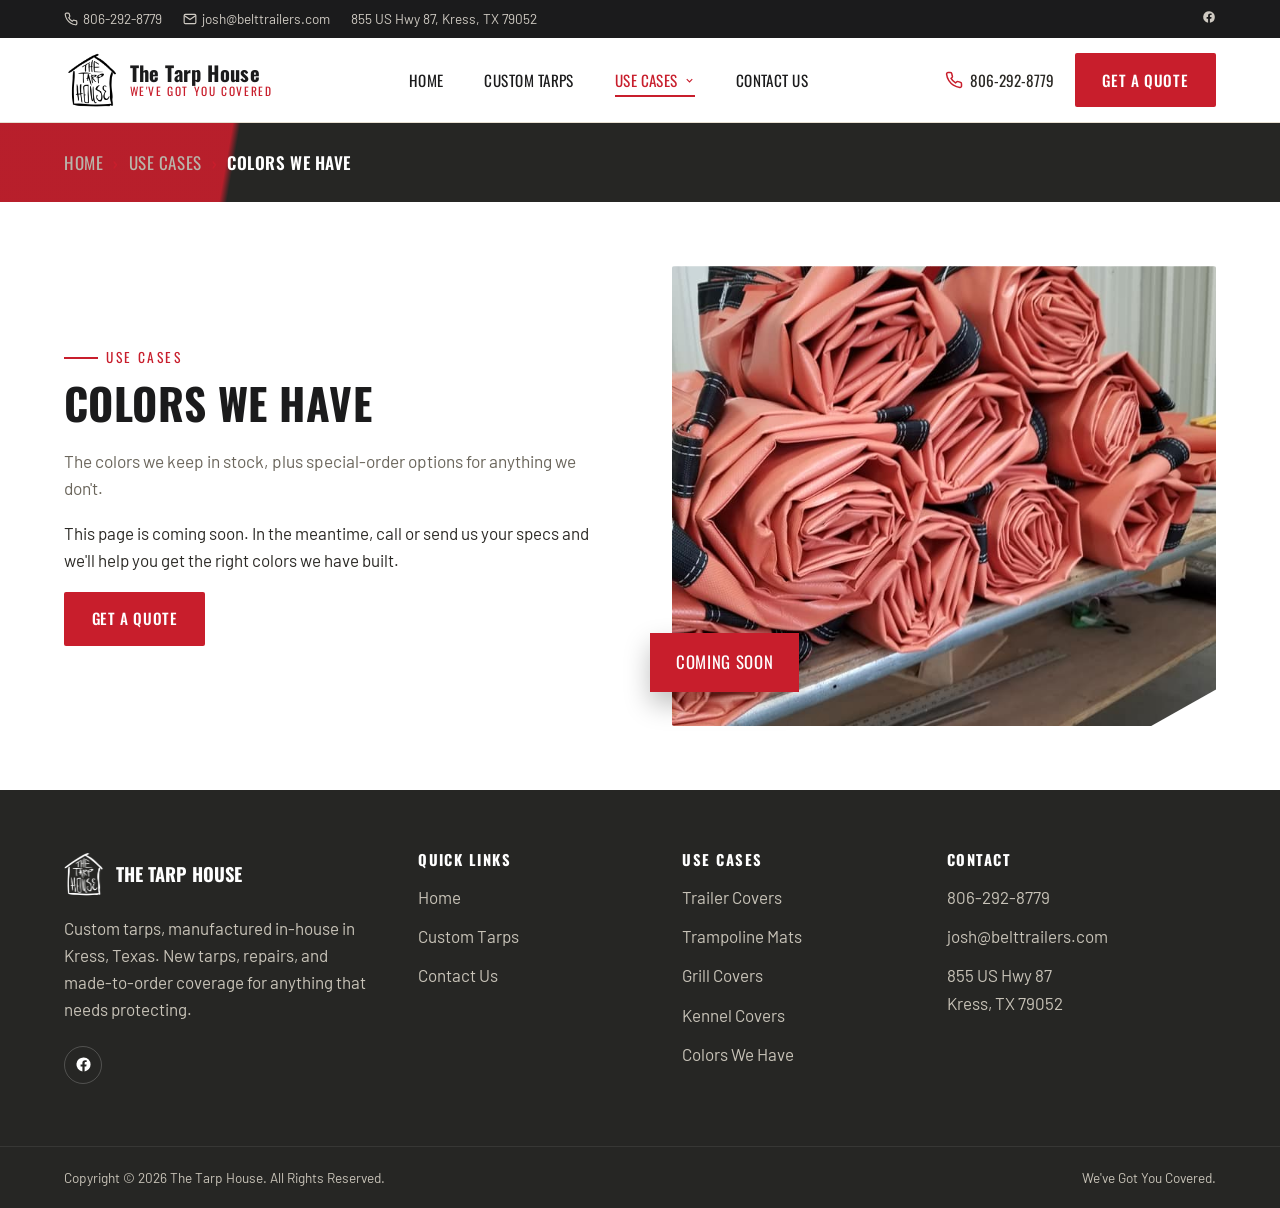
<file: use-cases/colors.html>
<!doctype html>
<html lang="en">
<head>
<meta charset="UTF-8">
<meta name="viewport" content="width=device-width, initial-scale=1">
<title>Colors We Have | The Tarp House | Kress, TX</title>
<meta name="description" content="The colors we keep in stock, plus special-order options for anything we don't.">
<link rel="icon" href="../assets/img/favicon.png">
<link rel="preconnect" href="https://fonts.googleapis.com">
<link rel="preconnect" href="https://fonts.gstatic.com" crossorigin>
<link href="https://fonts.googleapis.com/css2?family=Oswald:wght@400;500;600;700&family=Barlow:wght@400;500;600&display=swap" rel="stylesheet">
<link rel="stylesheet" href="../assets/css/style.css">
</head>
<body>

<div class="topbar">
  <div class="container">
    <div class="topbar-left">
      <a href="tel:8062928779">
        <svg viewBox="0 0 24 24" fill="none" stroke="currentColor" stroke-width="2"><path d="M22 16.92v3a2 2 0 0 1-2.18 2 19.79 19.79 0 0 1-8.63-3.07 19.5 19.5 0 0 1-6-6 19.79 19.79 0 0 1-3.07-8.67A2 2 0 0 1 4.11 2h3a2 2 0 0 1 2 1.72c.127.96.362 1.903.7 2.81a2 2 0 0 1-.45 2.11L8.09 9.91a16 16 0 0 0 6 6l1.27-1.27a2 2 0 0 1 2.11-.45c.907.338 1.85.573 2.81.7A2 2 0 0 1 22 16.92z"/></svg>
        806-292-8779
      </a>
      <span><svg viewBox="0 0 24 24" fill="none" stroke="currentColor" stroke-width="2"><path d="M20 4H4a2 2 0 0 0-2 2v12a2 2 0 0 0 2 2h16a2 2 0 0 0 2-2V6a2 2 0 0 0-2-2z"/><path d="m22 6-10 7L2 6"/></svg> josh@belttrailers.com</span>
      <span>855 US Hwy 87, Kress, TX 79052</span>
    </div>
    <div class="topbar-social">
      <a href="https://www.facebook.com/The-Tarp-House-2040908219560010" aria-label="Facebook" target="_blank" rel="noopener">
        <svg viewBox="0 0 24 24" fill="currentColor"><path d="M22 12a10 10 0 1 0-11.56 9.88v-6.99H7.9V12h2.54V9.8c0-2.5 1.49-3.89 3.78-3.89 1.1 0 2.24.2 2.24.2v2.46h-1.26c-1.24 0-1.63.77-1.63 1.56V12h2.78l-.44 2.89h-2.34v6.99A10 10 0 0 0 22 12z"/></svg>
      </a>
    </div>
  </div>
</div>

<div class="navwrap">
  <div class="container nav">
    <a class="brand" href="../index.html">
      <img src="../assets/img/logo-mark.png" alt="The Tarp House logo">
      <span class="brand-word"><b>The Tarp House</b><span>We've Got You Covered</span></span>
    </a>
    <nav class="nav-links" id="nav-links">
      <a href="../index.html">Home</a>
      <a href="../custom-tarps.html">Custom Tarps</a>
      <div class="nav-dropdown">
        <button class="nav-dropdown-toggle current" aria-expanded="false" aria-haspopup="true">
          Use Cases
          <svg viewBox="0 0 24 24" fill="none" stroke="currentColor" stroke-width="2.4"><polyline points="6 9 12 15 18 9"/></svg>
        </button>
        <div class="nav-dropdown-menu">
          <a href="trailer-covers.html">Trailer Covers</a>
          <a href="trampoline-mats.html">Trampoline Mats</a>
          <a href="grill-covers.html">Grill Covers</a>
          <a href="kennel-covers.html">Kennel Covers</a>
          <a href="colors.html" class="active">Colors We Have</a>
        </div>
      </div>
      <a href="../contact-us.html">Contact Us</a>
      <a href="tel:8062928779" class="nav-mobile-call">Call Now: 806-292-8779</a>
    </nav>
    <div class="nav-cta">
      <a class="nav-phone" href="tel:8062928779">
        <svg viewBox="0 0 24 24" fill="none" stroke="currentColor" stroke-width="2"><path d="M22 16.92v3a2 2 0 0 1-2.18 2 19.79 19.79 0 0 1-8.63-3.07 19.5 19.5 0 0 1-6-6 19.79 19.79 0 0 1-3.07-8.67A2 2 0 0 1 4.11 2h3a2 2 0 0 1 2 1.72c.127.96.362 1.903.7 2.81a2 2 0 0 1-.45 2.11L8.09 9.91a16 16 0 0 0 6 6l1.27-1.27a2 2 0 0 1 2.11-.45c.907.338 1.85.573 2.81.7A2 2 0 0 1 22 16.92z"/></svg>
        806-292-8779
      </a>
      <a class="btn btn-red" href="../contact-us.html">Get a Quote</a>
      <button class="hamburger" aria-label="Toggle menu" aria-expanded="false">
        <span></span><span></span><span></span>
      </button>
    </div>
  </div>
</div>

<div class="pagehead">
  <div class="container">
    <a href="../index.html">Home</a><span class="sep">&rsaquo;</span><a href="#">Use Cases</a><span class="sep">&rsaquo;</span><span class="current">Colors We Have</span>
  </div>
</div>

<section class="section-tight">
  <div class="container split">
    <div>
      <span class="eyebrow">Use Cases</span>
      <h1 class="section-title">Colors We Have</h1>
      <p class="section-lede">The colors we keep in stock, plus special-order options for anything we don't.</p>
      <p>This page is coming soon. In the meantime, call or send us your specs and we'll help you get the right colors we have built.</p>
      <a href="../contact-us.html" class="btn btn-red">Get a Quote</a>
    </div>
    <div class="split-media">
      <div class="frame">
        <img src="../assets/img/rolled-tarps.jpg" alt="Colors We Have by The Tarp House">
      </div>
      <div class="tag">Coming Soon</div>
    </div>
  </div>
</section>

<footer class="site-footer">
  <div class="footer-top">
    <div class="container footer-cols">
      <div>
        <div class="footer-brand">
          <img src="../assets/img/logo-mark-white.png" alt="The Tarp House">
          <b>The Tarp House</b>
        </div>
        <p>Custom tarps, manufactured in-house in Kress, Texas. New tarps, repairs, and made-to-order coverage for anything that needs protecting.</p>
        <div class="footer-social">
          <a href="https://www.facebook.com/The-Tarp-House-2040908219560010" aria-label="Facebook" target="_blank" rel="noopener">
            <svg viewBox="0 0 24 24" fill="currentColor"><path d="M22 12a10 10 0 1 0-11.56 9.88v-6.99H7.9V12h2.54V9.8c0-2.5 1.49-3.89 3.78-3.89 1.1 0 2.24.2 2.24.2v2.46h-1.26c-1.24 0-1.63.77-1.63 1.56V12h2.78l-.44 2.89h-2.34v6.99A10 10 0 0 0 22 12z"/></svg>
          </a>
        </div>
      </div>
      <div class="footer-col">
        <h4>Quick Links</h4>
        <ul>
          <li><a href="../index.html">Home</a></li>
          <li><a href="../custom-tarps.html">Custom Tarps</a></li>
          <li><a href="../contact-us.html">Contact Us</a></li>
        </ul>
      </div>
      <div class="footer-col">
        <h4>Use Cases</h4>
        <ul>
          <li><a href="trailer-covers.html">Trailer Covers</a></li>
          <li><a href="trampoline-mats.html">Trampoline Mats</a></li>
          <li><a href="grill-covers.html">Grill Covers</a></li>
          <li><a href="kennel-covers.html">Kennel Covers</a></li>
          <li><a href="colors.html">Colors We Have</a></li>
        </ul>
      </div>
      <div class="footer-col">
        <h4>Contact</h4>
        <ul>
          <li><a href="tel:8062928779">806-292-8779</a></li>
          <li><a href="mailto:josh@belttrailers.com">josh@belttrailers.com</a></li>
          <li>855 US Hwy 87<br>Kress, TX 79052</li>
        </ul>
      </div>
    </div>
  </div>
  <div class="footer-bottom">
    <div class="container">
      <span>Copyright &copy; 2026 The Tarp House. All Rights Reserved.</span>
      <span>We've Got You Covered.</span>
    </div>
  </div>
</footer>

<button class="back-to-top" aria-label="Back to top">
  <svg viewBox="0 0 24 24" fill="none" stroke="currentColor" stroke-width="2"><line x1="12" y1="19" x2="12" y2="5"/><polyline points="5 12 12 5 19 12"/></svg>
</button>

<script src="../assets/js/main.js"></script>
</body>
</html>
</file>
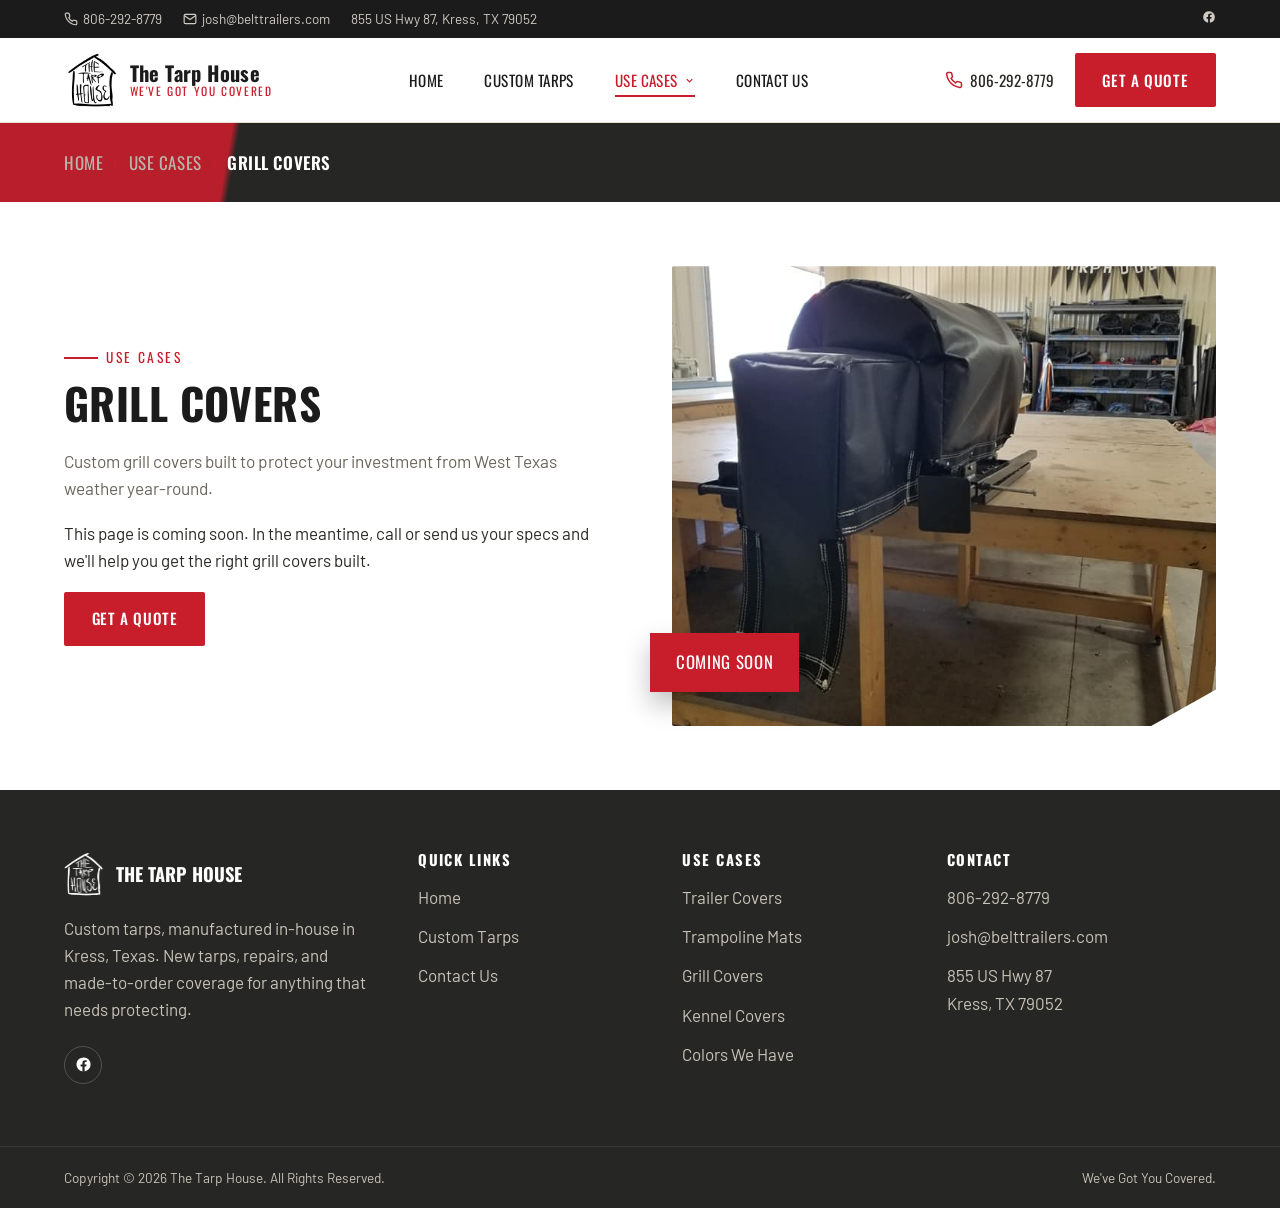
<file: use-cases/grill-covers.html>
<!doctype html>
<html lang="en">
<head>
<meta charset="UTF-8">
<meta name="viewport" content="width=device-width, initial-scale=1">
<title>Grill Covers | The Tarp House | Kress, TX</title>
<meta name="description" content="Custom grill covers built to protect your investment from West Texas weather year-round.">
<link rel="icon" href="../assets/img/favicon.png">
<link rel="preconnect" href="https://fonts.googleapis.com">
<link rel="preconnect" href="https://fonts.gstatic.com" crossorigin>
<link href="https://fonts.googleapis.com/css2?family=Oswald:wght@400;500;600;700&family=Barlow:wght@400;500;600&display=swap" rel="stylesheet">
<link rel="stylesheet" href="../assets/css/style.css">
</head>
<body>

<div class="topbar">
  <div class="container">
    <div class="topbar-left">
      <a href="tel:8062928779">
        <svg viewBox="0 0 24 24" fill="none" stroke="currentColor" stroke-width="2"><path d="M22 16.92v3a2 2 0 0 1-2.18 2 19.79 19.79 0 0 1-8.63-3.07 19.5 19.5 0 0 1-6-6 19.79 19.79 0 0 1-3.07-8.67A2 2 0 0 1 4.11 2h3a2 2 0 0 1 2 1.72c.127.96.362 1.903.7 2.81a2 2 0 0 1-.45 2.11L8.09 9.91a16 16 0 0 0 6 6l1.27-1.27a2 2 0 0 1 2.11-.45c.907.338 1.85.573 2.81.7A2 2 0 0 1 22 16.92z"/></svg>
        806-292-8779
      </a>
      <span><svg viewBox="0 0 24 24" fill="none" stroke="currentColor" stroke-width="2"><path d="M20 4H4a2 2 0 0 0-2 2v12a2 2 0 0 0 2 2h16a2 2 0 0 0 2-2V6a2 2 0 0 0-2-2z"/><path d="m22 6-10 7L2 6"/></svg> josh@belttrailers.com</span>
      <span>855 US Hwy 87, Kress, TX 79052</span>
    </div>
    <div class="topbar-social">
      <a href="https://www.facebook.com/The-Tarp-House-2040908219560010" aria-label="Facebook" target="_blank" rel="noopener">
        <svg viewBox="0 0 24 24" fill="currentColor"><path d="M22 12a10 10 0 1 0-11.56 9.88v-6.99H7.9V12h2.54V9.8c0-2.5 1.49-3.89 3.78-3.89 1.1 0 2.24.2 2.24.2v2.46h-1.26c-1.24 0-1.63.77-1.63 1.56V12h2.78l-.44 2.89h-2.34v6.99A10 10 0 0 0 22 12z"/></svg>
      </a>
    </div>
  </div>
</div>

<div class="navwrap">
  <div class="container nav">
    <a class="brand" href="../index.html">
      <img src="../assets/img/logo-mark.png" alt="The Tarp House logo">
      <span class="brand-word"><b>The Tarp House</b><span>We've Got You Covered</span></span>
    </a>
    <nav class="nav-links" id="nav-links">
      <a href="../index.html">Home</a>
      <a href="../custom-tarps.html">Custom Tarps</a>
      <div class="nav-dropdown">
        <button class="nav-dropdown-toggle current" aria-expanded="false" aria-haspopup="true">
          Use Cases
          <svg viewBox="0 0 24 24" fill="none" stroke="currentColor" stroke-width="2.4"><polyline points="6 9 12 15 18 9"/></svg>
        </button>
        <div class="nav-dropdown-menu">
          <a href="trailer-covers.html">Trailer Covers</a>
          <a href="trampoline-mats.html">Trampoline Mats</a>
          <a href="grill-covers.html" class="active">Grill Covers</a>
          <a href="kennel-covers.html">Kennel Covers</a>
          <a href="colors.html">Colors We Have</a>
        </div>
      </div>
      <a href="../contact-us.html">Contact Us</a>
      <a href="tel:8062928779" class="nav-mobile-call">Call Now: 806-292-8779</a>
    </nav>
    <div class="nav-cta">
      <a class="nav-phone" href="tel:8062928779">
        <svg viewBox="0 0 24 24" fill="none" stroke="currentColor" stroke-width="2"><path d="M22 16.92v3a2 2 0 0 1-2.18 2 19.79 19.79 0 0 1-8.63-3.07 19.5 19.5 0 0 1-6-6 19.79 19.79 0 0 1-3.07-8.67A2 2 0 0 1 4.11 2h3a2 2 0 0 1 2 1.72c.127.96.362 1.903.7 2.81a2 2 0 0 1-.45 2.11L8.09 9.91a16 16 0 0 0 6 6l1.27-1.27a2 2 0 0 1 2.11-.45c.907.338 1.85.573 2.81.7A2 2 0 0 1 22 16.92z"/></svg>
        806-292-8779
      </a>
      <a class="btn btn-red" href="../contact-us.html">Get a Quote</a>
      <button class="hamburger" aria-label="Toggle menu" aria-expanded="false">
        <span></span><span></span><span></span>
      </button>
    </div>
  </div>
</div>

<div class="pagehead">
  <div class="container">
    <a href="../index.html">Home</a><span class="sep">&rsaquo;</span><a href="#">Use Cases</a><span class="sep">&rsaquo;</span><span class="current">Grill Covers</span>
  </div>
</div>

<section class="section-tight">
  <div class="container split">
    <div>
      <span class="eyebrow">Use Cases</span>
      <h1 class="section-title">Grill Covers</h1>
      <p class="section-lede">Custom grill covers built to protect your investment from West Texas weather year-round.</p>
      <p>This page is coming soon. In the meantime, call or send us your specs and we'll help you get the right grill covers built.</p>
      <a href="../contact-us.html" class="btn btn-red">Get a Quote</a>
    </div>
    <div class="split-media">
      <div class="frame">
        <img src="../assets/img/Grill-cover.jpg" alt="Grill Covers by The Tarp House">
      </div>
      <div class="tag">Coming Soon</div>
    </div>
  </div>
</section>

<footer class="site-footer">
  <div class="footer-top">
    <div class="container footer-cols">
      <div>
        <div class="footer-brand">
          <img src="../assets/img/logo-mark-white.png" alt="The Tarp House">
          <b>The Tarp House</b>
        </div>
        <p>Custom tarps, manufactured in-house in Kress, Texas. New tarps, repairs, and made-to-order coverage for anything that needs protecting.</p>
        <div class="footer-social">
          <a href="https://www.facebook.com/The-Tarp-House-2040908219560010" aria-label="Facebook" target="_blank" rel="noopener">
            <svg viewBox="0 0 24 24" fill="currentColor"><path d="M22 12a10 10 0 1 0-11.56 9.88v-6.99H7.9V12h2.54V9.8c0-2.5 1.49-3.89 3.78-3.89 1.1 0 2.24.2 2.24.2v2.46h-1.26c-1.24 0-1.63.77-1.63 1.56V12h2.78l-.44 2.89h-2.34v6.99A10 10 0 0 0 22 12z"/></svg>
          </a>
        </div>
      </div>
      <div class="footer-col">
        <h4>Quick Links</h4>
        <ul>
          <li><a href="../index.html">Home</a></li>
          <li><a href="../custom-tarps.html">Custom Tarps</a></li>
          <li><a href="../contact-us.html">Contact Us</a></li>
        </ul>
      </div>
      <div class="footer-col">
        <h4>Use Cases</h4>
        <ul>
          <li><a href="trailer-covers.html">Trailer Covers</a></li>
          <li><a href="trampoline-mats.html">Trampoline Mats</a></li>
          <li><a href="grill-covers.html">Grill Covers</a></li>
          <li><a href="kennel-covers.html">Kennel Covers</a></li>
          <li><a href="colors.html">Colors We Have</a></li>
        </ul>
      </div>
      <div class="footer-col">
        <h4>Contact</h4>
        <ul>
          <li><a href="tel:8062928779">806-292-8779</a></li>
          <li><a href="mailto:josh@belttrailers.com">josh@belttrailers.com</a></li>
          <li>855 US Hwy 87<br>Kress, TX 79052</li>
        </ul>
      </div>
    </div>
  </div>
  <div class="footer-bottom">
    <div class="container">
      <span>Copyright &copy; 2026 The Tarp House. All Rights Reserved.</span>
      <span>We've Got You Covered.</span>
    </div>
  </div>
</footer>

<button class="back-to-top" aria-label="Back to top">
  <svg viewBox="0 0 24 24" fill="none" stroke="currentColor" stroke-width="2"><line x1="12" y1="19" x2="12" y2="5"/><polyline points="5 12 12 5 19 12"/></svg>
</button>

<script src="../assets/js/main.js"></script>
</body>
</html>
</file>
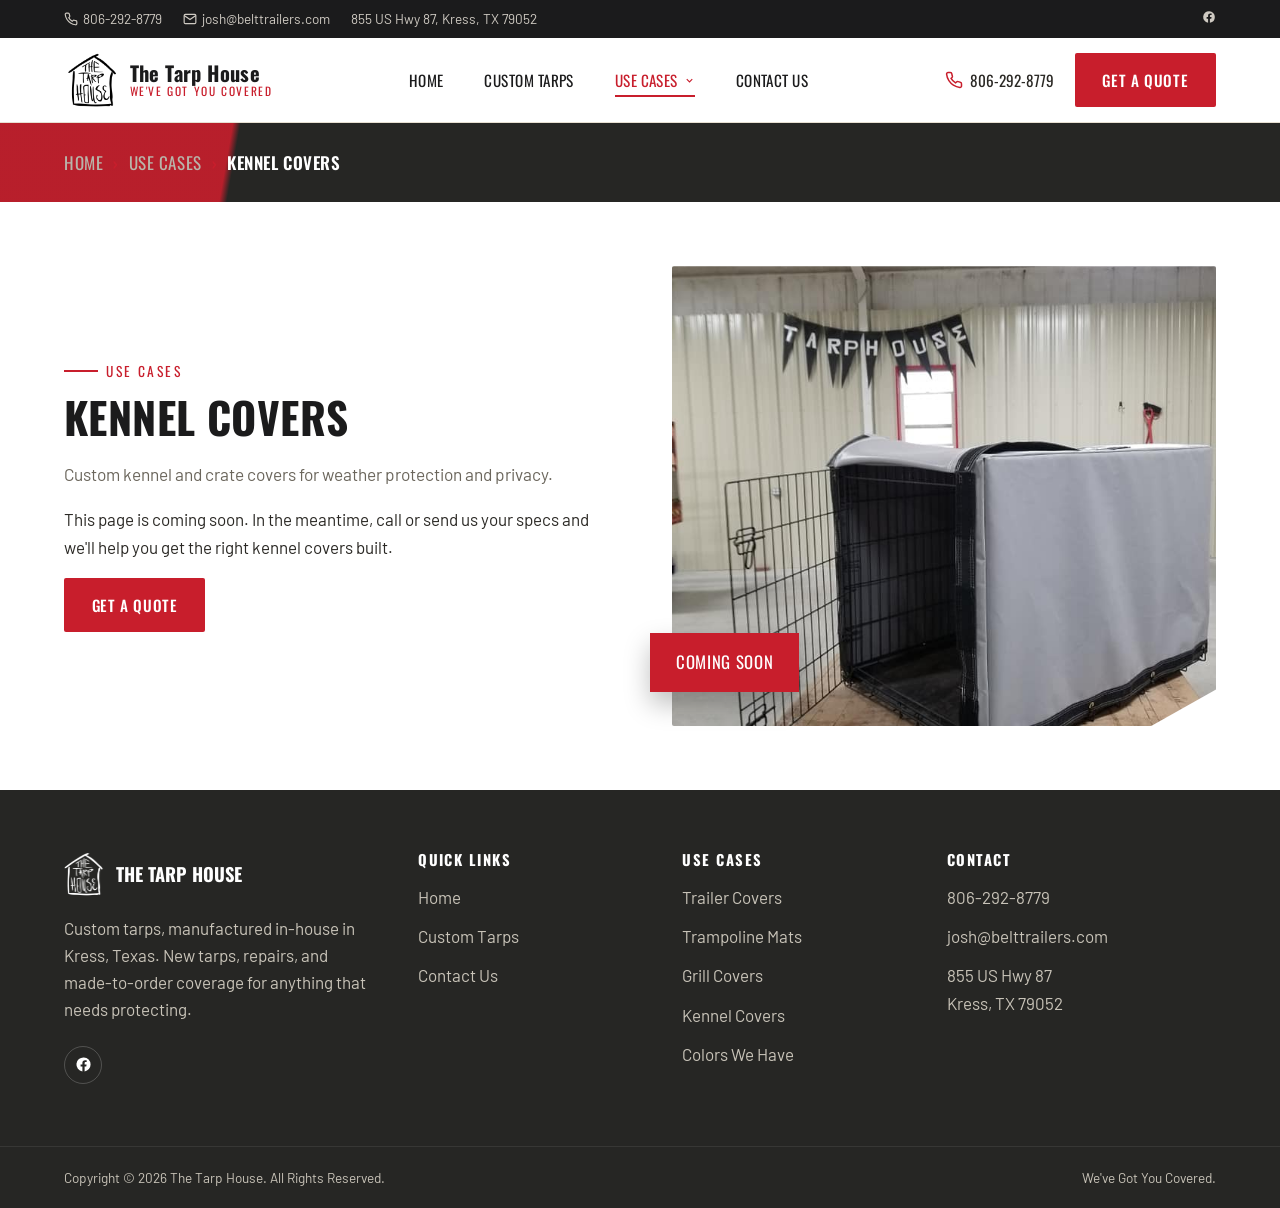
<file: use-cases/kennel-covers.html>
<!doctype html>
<html lang="en">
<head>
<meta charset="UTF-8">
<meta name="viewport" content="width=device-width, initial-scale=1">
<title>Kennel Covers | The Tarp House | Kress, TX</title>
<meta name="description" content="Custom kennel and crate covers for weather protection and privacy.">
<link rel="icon" href="../assets/img/favicon.png">
<link rel="preconnect" href="https://fonts.googleapis.com">
<link rel="preconnect" href="https://fonts.gstatic.com" crossorigin>
<link href="https://fonts.googleapis.com/css2?family=Oswald:wght@400;500;600;700&family=Barlow:wght@400;500;600&display=swap" rel="stylesheet">
<link rel="stylesheet" href="../assets/css/style.css">
</head>
<body>

<div class="topbar">
  <div class="container">
    <div class="topbar-left">
      <a href="tel:8062928779">
        <svg viewBox="0 0 24 24" fill="none" stroke="currentColor" stroke-width="2"><path d="M22 16.92v3a2 2 0 0 1-2.18 2 19.79 19.79 0 0 1-8.63-3.07 19.5 19.5 0 0 1-6-6 19.79 19.79 0 0 1-3.07-8.67A2 2 0 0 1 4.11 2h3a2 2 0 0 1 2 1.72c.127.96.362 1.903.7 2.81a2 2 0 0 1-.45 2.11L8.09 9.91a16 16 0 0 0 6 6l1.27-1.27a2 2 0 0 1 2.11-.45c.907.338 1.85.573 2.81.7A2 2 0 0 1 22 16.92z"/></svg>
        806-292-8779
      </a>
      <span><svg viewBox="0 0 24 24" fill="none" stroke="currentColor" stroke-width="2"><path d="M20 4H4a2 2 0 0 0-2 2v12a2 2 0 0 0 2 2h16a2 2 0 0 0 2-2V6a2 2 0 0 0-2-2z"/><path d="m22 6-10 7L2 6"/></svg> josh@belttrailers.com</span>
      <span>855 US Hwy 87, Kress, TX 79052</span>
    </div>
    <div class="topbar-social">
      <a href="https://www.facebook.com/The-Tarp-House-2040908219560010" aria-label="Facebook" target="_blank" rel="noopener">
        <svg viewBox="0 0 24 24" fill="currentColor"><path d="M22 12a10 10 0 1 0-11.56 9.88v-6.99H7.9V12h2.54V9.8c0-2.5 1.49-3.89 3.78-3.89 1.1 0 2.24.2 2.24.2v2.46h-1.26c-1.24 0-1.63.77-1.63 1.56V12h2.78l-.44 2.89h-2.34v6.99A10 10 0 0 0 22 12z"/></svg>
      </a>
    </div>
  </div>
</div>

<div class="navwrap">
  <div class="container nav">
    <a class="brand" href="../index.html">
      <img src="../assets/img/logo-mark.png" alt="The Tarp House logo">
      <span class="brand-word"><b>The Tarp House</b><span>We've Got You Covered</span></span>
    </a>
    <nav class="nav-links" id="nav-links">
      <a href="../index.html">Home</a>
      <a href="../custom-tarps.html">Custom Tarps</a>
      <div class="nav-dropdown">
        <button class="nav-dropdown-toggle current" aria-expanded="false" aria-haspopup="true">
          Use Cases
          <svg viewBox="0 0 24 24" fill="none" stroke="currentColor" stroke-width="2.4"><polyline points="6 9 12 15 18 9"/></svg>
        </button>
        <div class="nav-dropdown-menu">
          <a href="trailer-covers.html">Trailer Covers</a>
          <a href="trampoline-mats.html">Trampoline Mats</a>
          <a href="grill-covers.html">Grill Covers</a>
          <a href="kennel-covers.html" class="active">Kennel Covers</a>
          <a href="colors.html">Colors We Have</a>
        </div>
      </div>
      <a href="../contact-us.html">Contact Us</a>
      <a href="tel:8062928779" class="nav-mobile-call">Call Now: 806-292-8779</a>
    </nav>
    <div class="nav-cta">
      <a class="nav-phone" href="tel:8062928779">
        <svg viewBox="0 0 24 24" fill="none" stroke="currentColor" stroke-width="2"><path d="M22 16.92v3a2 2 0 0 1-2.18 2 19.79 19.79 0 0 1-8.63-3.07 19.5 19.5 0 0 1-6-6 19.79 19.79 0 0 1-3.07-8.67A2 2 0 0 1 4.11 2h3a2 2 0 0 1 2 1.72c.127.96.362 1.903.7 2.81a2 2 0 0 1-.45 2.11L8.09 9.91a16 16 0 0 0 6 6l1.27-1.27a2 2 0 0 1 2.11-.45c.907.338 1.85.573 2.81.7A2 2 0 0 1 22 16.92z"/></svg>
        806-292-8779
      </a>
      <a class="btn btn-red" href="../contact-us.html">Get a Quote</a>
      <button class="hamburger" aria-label="Toggle menu" aria-expanded="false">
        <span></span><span></span><span></span>
      </button>
    </div>
  </div>
</div>

<div class="pagehead">
  <div class="container">
    <a href="../index.html">Home</a><span class="sep">&rsaquo;</span><a href="#">Use Cases</a><span class="sep">&rsaquo;</span><span class="current">Kennel Covers</span>
  </div>
</div>

<section class="section-tight">
  <div class="container split">
    <div>
      <span class="eyebrow">Use Cases</span>
      <h1 class="section-title">Kennel Covers</h1>
      <p class="section-lede">Custom kennel and crate covers for weather protection and privacy.</p>
      <p>This page is coming soon. In the meantime, call or send us your specs and we'll help you get the right kennel covers built.</p>
      <a href="../contact-us.html" class="btn btn-red">Get a Quote</a>
    </div>
    <div class="split-media">
      <div class="frame">
        <img src="../assets/img/kennel-tarp.jpg" alt="Kennel Covers by The Tarp House">
      </div>
      <div class="tag">Coming Soon</div>
    </div>
  </div>
</section>

<footer class="site-footer">
  <div class="footer-top">
    <div class="container footer-cols">
      <div>
        <div class="footer-brand">
          <img src="../assets/img/logo-mark-white.png" alt="The Tarp House">
          <b>The Tarp House</b>
        </div>
        <p>Custom tarps, manufactured in-house in Kress, Texas. New tarps, repairs, and made-to-order coverage for anything that needs protecting.</p>
        <div class="footer-social">
          <a href="https://www.facebook.com/The-Tarp-House-2040908219560010" aria-label="Facebook" target="_blank" rel="noopener">
            <svg viewBox="0 0 24 24" fill="currentColor"><path d="M22 12a10 10 0 1 0-11.56 9.88v-6.99H7.9V12h2.54V9.8c0-2.5 1.49-3.89 3.78-3.89 1.1 0 2.24.2 2.24.2v2.46h-1.26c-1.24 0-1.63.77-1.63 1.56V12h2.78l-.44 2.89h-2.34v6.99A10 10 0 0 0 22 12z"/></svg>
          </a>
        </div>
      </div>
      <div class="footer-col">
        <h4>Quick Links</h4>
        <ul>
          <li><a href="../index.html">Home</a></li>
          <li><a href="../custom-tarps.html">Custom Tarps</a></li>
          <li><a href="../contact-us.html">Contact Us</a></li>
        </ul>
      </div>
      <div class="footer-col">
        <h4>Use Cases</h4>
        <ul>
          <li><a href="trailer-covers.html">Trailer Covers</a></li>
          <li><a href="trampoline-mats.html">Trampoline Mats</a></li>
          <li><a href="grill-covers.html">Grill Covers</a></li>
          <li><a href="kennel-covers.html">Kennel Covers</a></li>
          <li><a href="colors.html">Colors We Have</a></li>
        </ul>
      </div>
      <div class="footer-col">
        <h4>Contact</h4>
        <ul>
          <li><a href="tel:8062928779">806-292-8779</a></li>
          <li><a href="mailto:josh@belttrailers.com">josh@belttrailers.com</a></li>
          <li>855 US Hwy 87<br>Kress, TX 79052</li>
        </ul>
      </div>
    </div>
  </div>
  <div class="footer-bottom">
    <div class="container">
      <span>Copyright &copy; 2026 The Tarp House. All Rights Reserved.</span>
      <span>We've Got You Covered.</span>
    </div>
  </div>
</footer>

<button class="back-to-top" aria-label="Back to top">
  <svg viewBox="0 0 24 24" fill="none" stroke="currentColor" stroke-width="2"><line x1="12" y1="19" x2="12" y2="5"/><polyline points="5 12 12 5 19 12"/></svg>
</button>

<script src="../assets/js/main.js"></script>
</body>
</html>
</file>
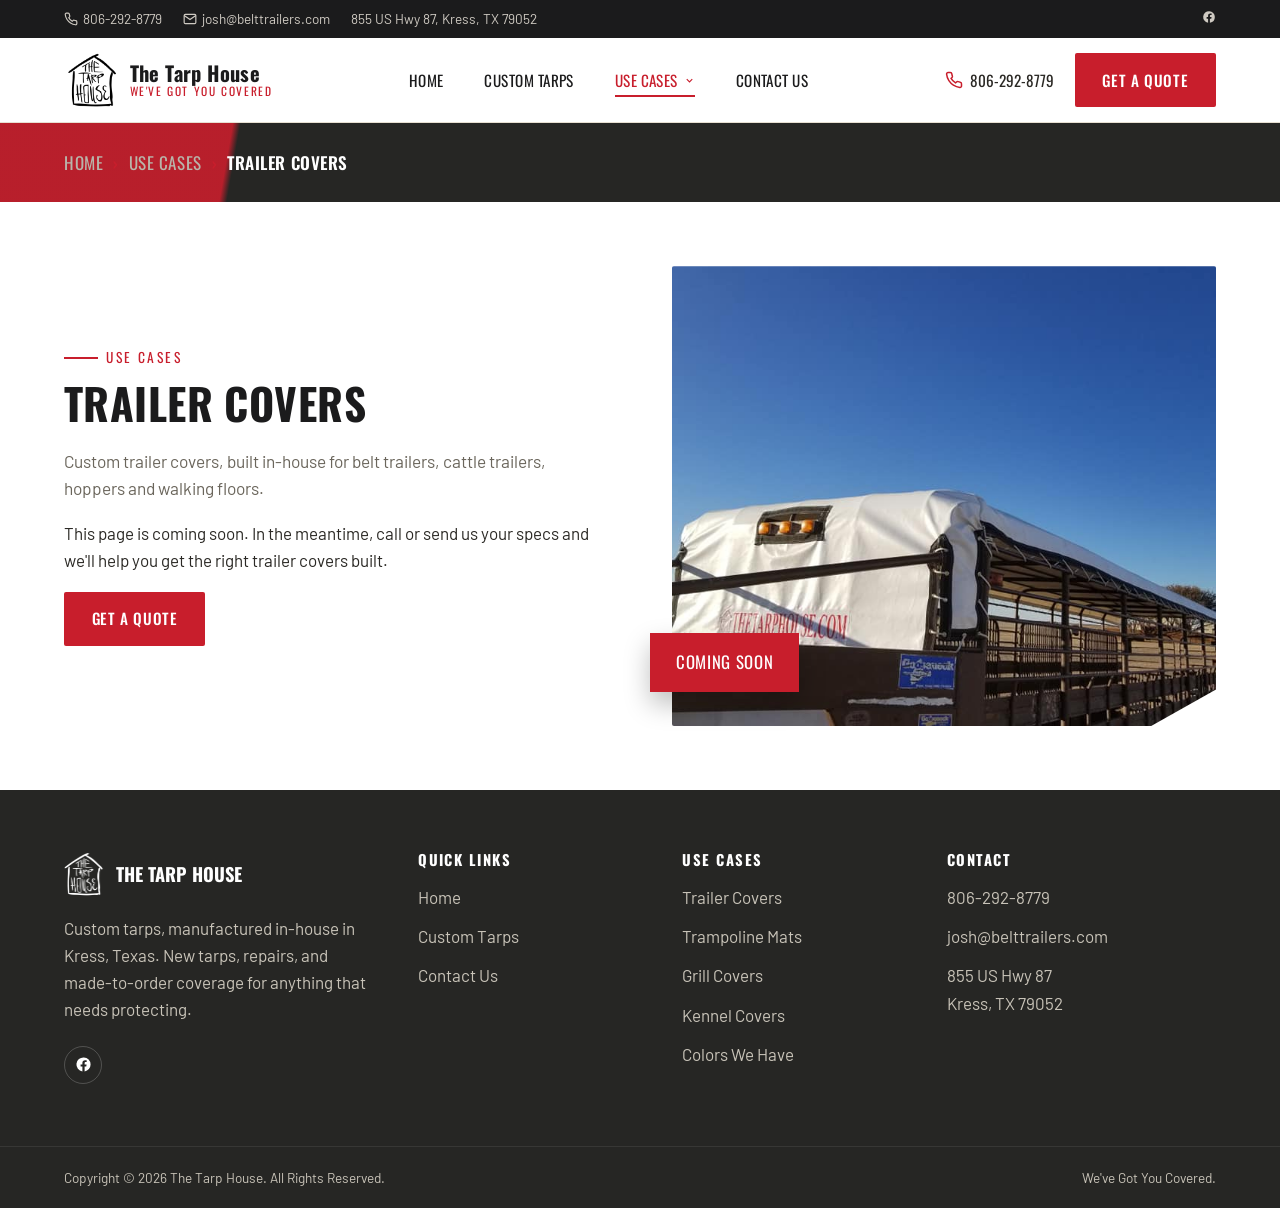
<file: use-cases/trailer-covers.html>
<!doctype html>
<html lang="en">
<head>
<meta charset="UTF-8">
<meta name="viewport" content="width=device-width, initial-scale=1">
<title>Trailer Covers | The Tarp House | Kress, TX</title>
<meta name="description" content="Custom trailer covers, built in-house for belt trailers, cattle trailers, hoppers and walking floors.">
<link rel="icon" href="../assets/img/favicon.png">
<link rel="preconnect" href="https://fonts.googleapis.com">
<link rel="preconnect" href="https://fonts.gstatic.com" crossorigin>
<link href="https://fonts.googleapis.com/css2?family=Oswald:wght@400;500;600;700&family=Barlow:wght@400;500;600&display=swap" rel="stylesheet">
<link rel="stylesheet" href="../assets/css/style.css">
</head>
<body>

<div class="topbar">
  <div class="container">
    <div class="topbar-left">
      <a href="tel:8062928779">
        <svg viewBox="0 0 24 24" fill="none" stroke="currentColor" stroke-width="2"><path d="M22 16.92v3a2 2 0 0 1-2.18 2 19.79 19.79 0 0 1-8.63-3.07 19.5 19.5 0 0 1-6-6 19.79 19.79 0 0 1-3.07-8.67A2 2 0 0 1 4.11 2h3a2 2 0 0 1 2 1.72c.127.96.362 1.903.7 2.81a2 2 0 0 1-.45 2.11L8.09 9.91a16 16 0 0 0 6 6l1.27-1.27a2 2 0 0 1 2.11-.45c.907.338 1.85.573 2.81.7A2 2 0 0 1 22 16.92z"/></svg>
        806-292-8779
      </a>
      <span><svg viewBox="0 0 24 24" fill="none" stroke="currentColor" stroke-width="2"><path d="M20 4H4a2 2 0 0 0-2 2v12a2 2 0 0 0 2 2h16a2 2 0 0 0 2-2V6a2 2 0 0 0-2-2z"/><path d="m22 6-10 7L2 6"/></svg> josh@belttrailers.com</span>
      <span>855 US Hwy 87, Kress, TX 79052</span>
    </div>
    <div class="topbar-social">
      <a href="https://www.facebook.com/The-Tarp-House-2040908219560010" aria-label="Facebook" target="_blank" rel="noopener">
        <svg viewBox="0 0 24 24" fill="currentColor"><path d="M22 12a10 10 0 1 0-11.56 9.88v-6.99H7.9V12h2.54V9.8c0-2.5 1.49-3.89 3.78-3.89 1.1 0 2.24.2 2.24.2v2.46h-1.26c-1.24 0-1.63.77-1.63 1.56V12h2.78l-.44 2.89h-2.34v6.99A10 10 0 0 0 22 12z"/></svg>
      </a>
    </div>
  </div>
</div>

<div class="navwrap">
  <div class="container nav">
    <a class="brand" href="../index.html">
      <img src="../assets/img/logo-mark.png" alt="The Tarp House logo">
      <span class="brand-word"><b>The Tarp House</b><span>We've Got You Covered</span></span>
    </a>
    <nav class="nav-links" id="nav-links">
      <a href="../index.html">Home</a>
      <a href="../custom-tarps.html">Custom Tarps</a>
      <div class="nav-dropdown">
        <button class="nav-dropdown-toggle current" aria-expanded="false" aria-haspopup="true">
          Use Cases
          <svg viewBox="0 0 24 24" fill="none" stroke="currentColor" stroke-width="2.4"><polyline points="6 9 12 15 18 9"/></svg>
        </button>
        <div class="nav-dropdown-menu">
          <a href="trailer-covers.html" class="active">Trailer Covers</a>
          <a href="trampoline-mats.html">Trampoline Mats</a>
          <a href="grill-covers.html">Grill Covers</a>
          <a href="kennel-covers.html">Kennel Covers</a>
          <a href="colors.html">Colors We Have</a>
        </div>
      </div>
      <a href="../contact-us.html">Contact Us</a>
      <a href="tel:8062928779" class="nav-mobile-call">Call Now: 806-292-8779</a>
    </nav>
    <div class="nav-cta">
      <a class="nav-phone" href="tel:8062928779">
        <svg viewBox="0 0 24 24" fill="none" stroke="currentColor" stroke-width="2"><path d="M22 16.92v3a2 2 0 0 1-2.18 2 19.79 19.79 0 0 1-8.63-3.07 19.5 19.5 0 0 1-6-6 19.79 19.79 0 0 1-3.07-8.67A2 2 0 0 1 4.11 2h3a2 2 0 0 1 2 1.72c.127.96.362 1.903.7 2.81a2 2 0 0 1-.45 2.11L8.09 9.91a16 16 0 0 0 6 6l1.27-1.27a2 2 0 0 1 2.11-.45c.907.338 1.85.573 2.81.7A2 2 0 0 1 22 16.92z"/></svg>
        806-292-8779
      </a>
      <a class="btn btn-red" href="../contact-us.html">Get a Quote</a>
      <button class="hamburger" aria-label="Toggle menu" aria-expanded="false">
        <span></span><span></span><span></span>
      </button>
    </div>
  </div>
</div>

<div class="pagehead">
  <div class="container">
    <a href="../index.html">Home</a><span class="sep">&rsaquo;</span><a href="#">Use Cases</a><span class="sep">&rsaquo;</span><span class="current">Trailer Covers</span>
  </div>
</div>

<section class="section-tight">
  <div class="container split">
    <div>
      <span class="eyebrow">Use Cases</span>
      <h1 class="section-title">Trailer Covers</h1>
      <p class="section-lede">Custom trailer covers, built in-house for belt trailers, cattle trailers, hoppers and walking floors.</p>
      <p>This page is coming soon. In the meantime, call or send us your specs and we'll help you get the right trailer covers built.</p>
      <a href="../contact-us.html" class="btn btn-red">Get a Quote</a>
    </div>
    <div class="split-media">
      <div class="frame">
        <img src="../assets/img/trailer-tarp2.jpg" alt="Trailer Covers by The Tarp House">
      </div>
      <div class="tag">Coming Soon</div>
    </div>
  </div>
</section>

<footer class="site-footer">
  <div class="footer-top">
    <div class="container footer-cols">
      <div>
        <div class="footer-brand">
          <img src="../assets/img/logo-mark-white.png" alt="The Tarp House">
          <b>The Tarp House</b>
        </div>
        <p>Custom tarps, manufactured in-house in Kress, Texas. New tarps, repairs, and made-to-order coverage for anything that needs protecting.</p>
        <div class="footer-social">
          <a href="https://www.facebook.com/The-Tarp-House-2040908219560010" aria-label="Facebook" target="_blank" rel="noopener">
            <svg viewBox="0 0 24 24" fill="currentColor"><path d="M22 12a10 10 0 1 0-11.56 9.88v-6.99H7.9V12h2.54V9.8c0-2.5 1.49-3.89 3.78-3.89 1.1 0 2.24.2 2.24.2v2.46h-1.26c-1.24 0-1.63.77-1.63 1.56V12h2.78l-.44 2.89h-2.34v6.99A10 10 0 0 0 22 12z"/></svg>
          </a>
        </div>
      </div>
      <div class="footer-col">
        <h4>Quick Links</h4>
        <ul>
          <li><a href="../index.html">Home</a></li>
          <li><a href="../custom-tarps.html">Custom Tarps</a></li>
          <li><a href="../contact-us.html">Contact Us</a></li>
        </ul>
      </div>
      <div class="footer-col">
        <h4>Use Cases</h4>
        <ul>
          <li><a href="trailer-covers.html">Trailer Covers</a></li>
          <li><a href="trampoline-mats.html">Trampoline Mats</a></li>
          <li><a href="grill-covers.html">Grill Covers</a></li>
          <li><a href="kennel-covers.html">Kennel Covers</a></li>
          <li><a href="colors.html">Colors We Have</a></li>
        </ul>
      </div>
      <div class="footer-col">
        <h4>Contact</h4>
        <ul>
          <li><a href="tel:8062928779">806-292-8779</a></li>
          <li><a href="mailto:josh@belttrailers.com">josh@belttrailers.com</a></li>
          <li>855 US Hwy 87<br>Kress, TX 79052</li>
        </ul>
      </div>
    </div>
  </div>
  <div class="footer-bottom">
    <div class="container">
      <span>Copyright &copy; 2026 The Tarp House. All Rights Reserved.</span>
      <span>We've Got You Covered.</span>
    </div>
  </div>
</footer>

<button class="back-to-top" aria-label="Back to top">
  <svg viewBox="0 0 24 24" fill="none" stroke="currentColor" stroke-width="2"><line x1="12" y1="19" x2="12" y2="5"/><polyline points="5 12 12 5 19 12"/></svg>
</button>

<script src="../assets/js/main.js"></script>
</body>
</html>
</file>
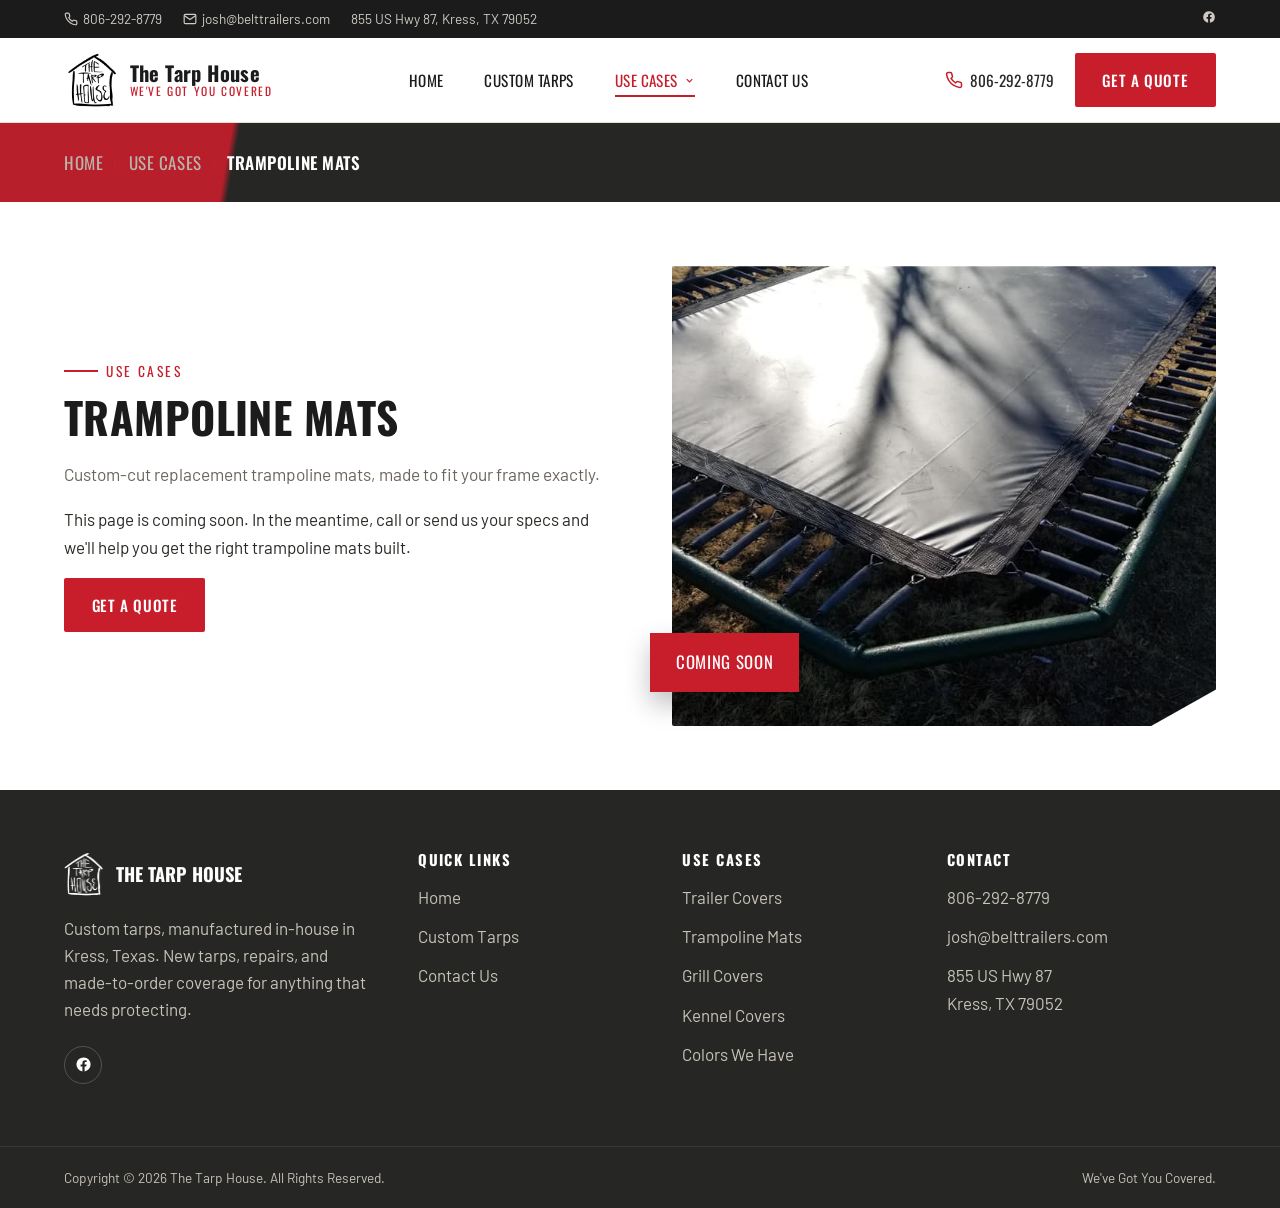
<file: use-cases/trampoline-mats.html>
<!doctype html>
<html lang="en">
<head>
<meta charset="UTF-8">
<meta name="viewport" content="width=device-width, initial-scale=1">
<title>Trampoline Mats | The Tarp House | Kress, TX</title>
<meta name="description" content="Custom-cut replacement trampoline mats, made to fit your frame exactly.">
<link rel="icon" href="../assets/img/favicon.png">
<link rel="preconnect" href="https://fonts.googleapis.com">
<link rel="preconnect" href="https://fonts.gstatic.com" crossorigin>
<link href="https://fonts.googleapis.com/css2?family=Oswald:wght@400;500;600;700&family=Barlow:wght@400;500;600&display=swap" rel="stylesheet">
<link rel="stylesheet" href="../assets/css/style.css">
</head>
<body>

<div class="topbar">
  <div class="container">
    <div class="topbar-left">
      <a href="tel:8062928779">
        <svg viewBox="0 0 24 24" fill="none" stroke="currentColor" stroke-width="2"><path d="M22 16.92v3a2 2 0 0 1-2.18 2 19.79 19.79 0 0 1-8.63-3.07 19.5 19.5 0 0 1-6-6 19.79 19.79 0 0 1-3.07-8.67A2 2 0 0 1 4.11 2h3a2 2 0 0 1 2 1.72c.127.96.362 1.903.7 2.81a2 2 0 0 1-.45 2.11L8.09 9.91a16 16 0 0 0 6 6l1.27-1.27a2 2 0 0 1 2.11-.45c.907.338 1.85.573 2.81.7A2 2 0 0 1 22 16.92z"/></svg>
        806-292-8779
      </a>
      <span><svg viewBox="0 0 24 24" fill="none" stroke="currentColor" stroke-width="2"><path d="M20 4H4a2 2 0 0 0-2 2v12a2 2 0 0 0 2 2h16a2 2 0 0 0 2-2V6a2 2 0 0 0-2-2z"/><path d="m22 6-10 7L2 6"/></svg> josh@belttrailers.com</span>
      <span>855 US Hwy 87, Kress, TX 79052</span>
    </div>
    <div class="topbar-social">
      <a href="https://www.facebook.com/The-Tarp-House-2040908219560010" aria-label="Facebook" target="_blank" rel="noopener">
        <svg viewBox="0 0 24 24" fill="currentColor"><path d="M22 12a10 10 0 1 0-11.56 9.88v-6.99H7.9V12h2.54V9.8c0-2.5 1.49-3.89 3.78-3.89 1.1 0 2.24.2 2.24.2v2.46h-1.26c-1.24 0-1.63.77-1.63 1.56V12h2.78l-.44 2.89h-2.34v6.99A10 10 0 0 0 22 12z"/></svg>
      </a>
    </div>
  </div>
</div>

<div class="navwrap">
  <div class="container nav">
    <a class="brand" href="../index.html">
      <img src="../assets/img/logo-mark.png" alt="The Tarp House logo">
      <span class="brand-word"><b>The Tarp House</b><span>We've Got You Covered</span></span>
    </a>
    <nav class="nav-links" id="nav-links">
      <a href="../index.html">Home</a>
      <a href="../custom-tarps.html">Custom Tarps</a>
      <div class="nav-dropdown">
        <button class="nav-dropdown-toggle current" aria-expanded="false" aria-haspopup="true">
          Use Cases
          <svg viewBox="0 0 24 24" fill="none" stroke="currentColor" stroke-width="2.4"><polyline points="6 9 12 15 18 9"/></svg>
        </button>
        <div class="nav-dropdown-menu">
          <a href="trailer-covers.html">Trailer Covers</a>
          <a href="trampoline-mats.html" class="active">Trampoline Mats</a>
          <a href="grill-covers.html">Grill Covers</a>
          <a href="kennel-covers.html">Kennel Covers</a>
          <a href="colors.html">Colors We Have</a>
        </div>
      </div>
      <a href="../contact-us.html">Contact Us</a>
      <a href="tel:8062928779" class="nav-mobile-call">Call Now: 806-292-8779</a>
    </nav>
    <div class="nav-cta">
      <a class="nav-phone" href="tel:8062928779">
        <svg viewBox="0 0 24 24" fill="none" stroke="currentColor" stroke-width="2"><path d="M22 16.92v3a2 2 0 0 1-2.18 2 19.79 19.79 0 0 1-8.63-3.07 19.5 19.5 0 0 1-6-6 19.79 19.79 0 0 1-3.07-8.67A2 2 0 0 1 4.11 2h3a2 2 0 0 1 2 1.72c.127.96.362 1.903.7 2.81a2 2 0 0 1-.45 2.11L8.09 9.91a16 16 0 0 0 6 6l1.27-1.27a2 2 0 0 1 2.11-.45c.907.338 1.85.573 2.81.7A2 2 0 0 1 22 16.92z"/></svg>
        806-292-8779
      </a>
      <a class="btn btn-red" href="../contact-us.html">Get a Quote</a>
      <button class="hamburger" aria-label="Toggle menu" aria-expanded="false">
        <span></span><span></span><span></span>
      </button>
    </div>
  </div>
</div>

<div class="pagehead">
  <div class="container">
    <a href="../index.html">Home</a><span class="sep">&rsaquo;</span><a href="#">Use Cases</a><span class="sep">&rsaquo;</span><span class="current">Trampoline Mats</span>
  </div>
</div>

<section class="section-tight">
  <div class="container split">
    <div>
      <span class="eyebrow">Use Cases</span>
      <h1 class="section-title">Trampoline Mats</h1>
      <p class="section-lede">Custom-cut replacement trampoline mats, made to fit your frame exactly.</p>
      <p>This page is coming soon. In the meantime, call or send us your specs and we'll help you get the right trampoline mats built.</p>
      <a href="../contact-us.html" class="btn btn-red">Get a Quote</a>
    </div>
    <div class="split-media">
      <div class="frame">
        <img src="../assets/img/trampoline-mat.jpg" alt="Trampoline Mats by The Tarp House">
      </div>
      <div class="tag">Coming Soon</div>
    </div>
  </div>
</section>

<footer class="site-footer">
  <div class="footer-top">
    <div class="container footer-cols">
      <div>
        <div class="footer-brand">
          <img src="../assets/img/logo-mark-white.png" alt="The Tarp House">
          <b>The Tarp House</b>
        </div>
        <p>Custom tarps, manufactured in-house in Kress, Texas. New tarps, repairs, and made-to-order coverage for anything that needs protecting.</p>
        <div class="footer-social">
          <a href="https://www.facebook.com/The-Tarp-House-2040908219560010" aria-label="Facebook" target="_blank" rel="noopener">
            <svg viewBox="0 0 24 24" fill="currentColor"><path d="M22 12a10 10 0 1 0-11.56 9.88v-6.99H7.9V12h2.54V9.8c0-2.5 1.49-3.89 3.78-3.89 1.1 0 2.24.2 2.24.2v2.46h-1.26c-1.24 0-1.63.77-1.63 1.56V12h2.78l-.44 2.89h-2.34v6.99A10 10 0 0 0 22 12z"/></svg>
          </a>
        </div>
      </div>
      <div class="footer-col">
        <h4>Quick Links</h4>
        <ul>
          <li><a href="../index.html">Home</a></li>
          <li><a href="../custom-tarps.html">Custom Tarps</a></li>
          <li><a href="../contact-us.html">Contact Us</a></li>
        </ul>
      </div>
      <div class="footer-col">
        <h4>Use Cases</h4>
        <ul>
          <li><a href="trailer-covers.html">Trailer Covers</a></li>
          <li><a href="trampoline-mats.html">Trampoline Mats</a></li>
          <li><a href="grill-covers.html">Grill Covers</a></li>
          <li><a href="kennel-covers.html">Kennel Covers</a></li>
          <li><a href="colors.html">Colors We Have</a></li>
        </ul>
      </div>
      <div class="footer-col">
        <h4>Contact</h4>
        <ul>
          <li><a href="tel:8062928779">806-292-8779</a></li>
          <li><a href="mailto:josh@belttrailers.com">josh@belttrailers.com</a></li>
          <li>855 US Hwy 87<br>Kress, TX 79052</li>
        </ul>
      </div>
    </div>
  </div>
  <div class="footer-bottom">
    <div class="container">
      <span>Copyright &copy; 2026 The Tarp House. All Rights Reserved.</span>
      <span>We've Got You Covered.</span>
    </div>
  </div>
</footer>

<button class="back-to-top" aria-label="Back to top">
  <svg viewBox="0 0 24 24" fill="none" stroke="currentColor" stroke-width="2"><line x1="12" y1="19" x2="12" y2="5"/><polyline points="5 12 12 5 19 12"/></svg>
</button>

<script src="../assets/js/main.js"></script>
</body>
</html>
</file>
<file: assets/css/style.css>
/* ============================================================
   THE TARP HOUSE - stylesheet
   Palette: gunmetal charcoal + canvas tan + trailer red
   Display: Oswald (condensed, industrial) / Body: Barlow
   ============================================================ */

:root{
  --red: #c81e2c;
  --red-dark: #9c1622;
  --ink: #1b1b1c;
  --charcoal: #262624;
  --charcoal-2: #323230;
  --tan: #cfa564;
  --tan-dark: #a9803f;
  --cream: #f6f2ea;
  --paper: #ffffff;
  --line: #e7e0d2;
  --text: #2b2925;
  --text-soft: #6b665c;

  --font-display: "Oswald", "Arial Narrow", sans-serif;
  --font-body: "Barlow", "Segoe UI", sans-serif;

  --container: 1200px;
  --radius: 2px;
}

*,*::before,*::after{ box-sizing: border-box; }
html{ scroll-behavior: smooth; }
body{
  margin:0;
  font-family: var(--font-body);
  color: var(--text);
  background: var(--paper);
  font-size: 17px;
  line-height: 1.6;
  -webkit-font-smoothing: antialiased;
}
img{ max-width:100%; display:block; }
a{ color: inherit; text-decoration:none; }
h1,h2,h3,h4{
  font-family: var(--font-display);
  text-transform: uppercase;
  letter-spacing: .01em;
  line-height: 1.08;
  margin: 0 0 .5em;
  color: var(--ink);
}
p{ margin: 0 0 1em; }
.container{
  width: 100%;
  max-width: var(--container);
  margin: 0 auto;
  padding: 0 24px;
}
.visually-hidden{
  position:absolute; width:1px; height:1px; overflow:hidden;
  clip:rect(0 0 0 0); white-space:nowrap;
}

/* ---------- buttons ---------- */
.btn{
  display:inline-flex; align-items:center; gap:.5em;
  font-family: var(--font-display);
  text-transform: uppercase;
  letter-spacing: .04em;
  font-size: .95rem;
  font-weight: 500;
  padding: .85em 1.7em;
  border: 2px solid transparent;
  border-radius: var(--radius);
  cursor: pointer;
  transition: transform .18s ease, background-color .18s ease, color .18s ease, border-color .18s ease;
}
.btn:active{ transform: translateY(1px); }
.btn-red{ background: var(--red); color:#fff; }
.btn-red:hover{ background: var(--red-dark); }
.btn-outline{ background: transparent; border-color: currentColor; color:#fff; }
.btn-outline:hover{ background: rgba(255,255,255,.12); }
.btn-ink{ background: var(--ink); color:#fff; }
.btn-ink:hover{ background:#000; }
.btn-tan{ background: var(--tan); color: var(--ink); }
.btn-tan:hover{ background: var(--tan-dark); color:#fff; }

/* ---------- top strip ---------- */
.topbar{
  background: var(--ink);
  color: #cfcac2;
  font-size: .85rem;
}
.topbar .container{
  display:flex; align-items:center; justify-content:space-between;
  height: 38px;
}
.topbar-left{ display:flex; gap:1.5em; }
.topbar a:hover{ color: var(--tan); }
.topbar-left span, .topbar-left a{ display:flex; align-items:center; gap:.4em; white-space:nowrap;}
.topbar-social{ display:flex; gap:.9em; }
.topbar-social a{ color:#cfcac2; }
.topbar-social a:hover{ color: var(--red); }
.topbar svg{ width:14px; height:14px; flex:none; }

/* ---------- main nav ---------- */
.navwrap{
  position: sticky; top:0; z-index: 50;
  background: var(--paper);
  border-bottom: 1px solid var(--line);
}
.nav{
  display:flex; align-items:center; justify-content:space-between;
  height: 84px;
}
.brand{ display:flex; align-items:center; gap:.75em; }
.brand img{ height: 54px; width:auto; }
.brand-word{ font-family: var(--font-display); line-height:1; }
.brand-word b{ display:block; font-size: 1.28rem; letter-spacing:.02em; color: var(--ink);}
.brand-word span{ display:block; font-size:.72rem; letter-spacing:.14em; color: var(--red); text-transform:uppercase; margin-top:2px;}

.nav-links{ display:flex; align-items:center; gap: 2.4em; }
.nav-links > a{
  font-family: var(--font-display);
  text-transform: uppercase;
  font-size: .95rem;
  letter-spacing: .03em;
  color: var(--ink);
  position: relative;
  padding: 6px 0;
}
.nav-links > a::after{
  content:""; position:absolute; left:0; right:100%; bottom:0; height:2px;
  background: var(--red); transition: right .2s ease;
}
.nav-links > a:hover::after, .nav-links > a.active::after{ right:0; }
.nav-links > a.active{ color: var(--red); }
.nav-cta{ display:flex; align-items:center; gap:1.2em; }
.nav-phone{ display:flex; align-items:center; gap:.5em; font-family: var(--font-display); text-transform:uppercase; font-size:.95rem;}
.nav-phone svg{ width:18px; height:18px; color: var(--red); }

/* ---------- nav dropdown (Use Cases) ---------- */
.nav-dropdown{ position: relative; }
.nav-dropdown-toggle{
  display:flex; align-items:center; gap:.4em;
  background:none; border:0; cursor:pointer; padding: 6px 0;
  font-family: var(--font-display); text-transform: uppercase;
  font-size: .95rem; letter-spacing: .03em; color: var(--ink);
  position: relative;
}
.nav-dropdown-toggle::after{
  content:""; position:absolute; left:0; right:100%; bottom:0; height:2px;
  background: var(--red); transition: right .2s ease;
}
.nav-dropdown:hover .nav-dropdown-toggle::after,
.nav-dropdown.open .nav-dropdown-toggle::after,
.nav-dropdown-toggle.current::after{ right:0; }
.nav-dropdown-toggle.current{ color: var(--red); }
.nav-dropdown-toggle svg{ width:11px; height:11px; transition: transform .2s ease; }
.nav-dropdown:hover .nav-dropdown-toggle svg,
.nav-dropdown.open .nav-dropdown-toggle svg{ transform: rotate(180deg); }
.nav-dropdown-menu{
  position:absolute; top: 100%; left: -1.2em; min-width: 230px;
  background:#fff; border:1px solid var(--line);
  box-shadow: 0 20px 40px rgba(20,19,17,.14);
  padding: 14px 0 10px; margin-top: 0;
  opacity:0; pointer-events:none;
  transition: opacity .18s ease;
  z-index: 60;
}
.nav-dropdown:hover .nav-dropdown-menu,
.nav-dropdown.open .nav-dropdown-menu{ opacity:1; pointer-events:auto; }
.nav-dropdown-menu a{
  display:block; padding: .65em 1.5em;
  font-family: var(--font-body); text-transform:none; letter-spacing:0;
  font-size: .96rem; color: var(--text);
  border-left: 2px solid transparent;
}
.nav-dropdown-menu a:hover{ background: var(--cream); color: var(--red); border-left-color: var(--red); }

.hamburger{
  display:none; flex-direction:column; gap:5px; background:none; border:0; cursor:pointer; padding:8px;
}
.nav-mobile-call{ display:none; }
.hamburger span{ width:26px; height:2px; background: var(--ink); display:block; }

/* ---------- breadcrumb / page header bar ---------- */
.pagehead{
  position: relative;
  background: var(--charcoal);
  color: #fff;
  overflow: hidden;
  padding: 26px 0;
}
.pagehead::before{
  content:""; position:absolute; inset:0;
  background: linear-gradient(100deg, var(--red) 0 18%, transparent 18.6%);
  opacity:.9;
}
.pagehead .container{ position:relative; display:flex; align-items:center; gap:.6em; font-family:var(--font-display); text-transform:uppercase; letter-spacing:.03em;}
.pagehead a{ color:#b9b4aa; }
.pagehead a:hover{ color:#fff; }
.pagehead .current{ color:#fff; font-weight:600; }
.pagehead .sep{ color: var(--red); font-weight:700; }

/* ---------- hero ---------- */
.hero{
  position: relative;
  min-height: 640px;
  display:flex; align-items:center;
  background-size: cover; background-position: 60% 30%;
  overflow: hidden;
  isolation: isolate;
}
.hero::before{
  content:"";
  position:absolute; inset:0;
  background: linear-gradient(100deg, rgba(20,19,17,.92) 0%, rgba(20,19,17,.72) 30%, rgba(20,19,17,.32) 56%, rgba(20,19,17,.12) 100%);
  z-index:1;
}
.hero-shape{
  position:absolute; right:-10%; bottom:-18%; width:36%; height:140%;
  background: var(--red);
  transform: skewX(-14deg);
  z-index:0;
  opacity:.82;
  mix-blend-mode: multiply;
}
.hero-shape.two{ background: var(--tan); right:-16%; opacity:.35; width:30%; }
.hero .container{ position:relative; z-index:2; }
.hero-eyebrow{
  display:inline-flex; align-items:center; gap:.6em;
  color: var(--tan);
  font-family: var(--font-display);
  letter-spacing: .18em;
  text-transform: uppercase;
  font-size: .85rem;
  margin-bottom: 1.1em;
}
.hero-eyebrow::before{ content:""; width:34px; height:2px; background: var(--red); }
.hero h1{
  color:#fff;
  font-size: clamp(2.4rem, 5.4vw, 4.4rem);
  max-width: 12ch;
  margin-bottom:.28em;
  text-shadow: 0 2px 20px rgba(0,0,0,.5);
}
.hero h1 em{
  color: #ff4d4d;
  font-style: normal;
  text-shadow: 0 2px 4px rgba(0,0,0,.7), 0 2px 24px rgba(0,0,0,.55);
}
.hero p{
  color:#e6e2d8; max-width: 46ch; font-size:1.12rem;
}
.hero-logo{
  width: 100%; max-width: 380px;
  margin-left: -60px;
  filter: drop-shadow(0 10px 30px rgba(0,0,0,.45));
}
.hero-actions{ display:flex; gap:1em; margin-top: 2em; flex-wrap: wrap; }

/* ---------- section basics ---------- */
section{ padding: 96px 0; position:relative; }
.section-tight{ padding: 64px 0; }
.eyebrow{
  font-family: var(--font-display);
  color: var(--red);
  letter-spacing: .18em;
  text-transform: uppercase;
  font-size: .85rem;
  display:flex; align-items:center; gap:.6em;
  margin-bottom: .8em;
}
.eyebrow::before{ content:""; width:34px; height:2px; background: var(--red); }
.section-title{ font-size: clamp(1.9rem, 3.4vw, 2.7rem); max-width: 18ch; }
.section-lede{ color: var(--text-soft); font-size: 1.08rem; max-width: 60ch; }

.bg-cream{ background: var(--cream); }
.bg-ink{ background: var(--ink); color:#fff; }
.bg-ink h2, .bg-ink h3{ color:#fff; }

/* ---------- intro split ---------- */
.split{
  display:grid; grid-template-columns: 1fr 1fr; gap: 64px; align-items:center;
}
.split-media{ position:relative; }
.split-media .frame{
  position:relative; overflow:hidden; border-radius: var(--radius);
  clip-path: polygon(0 0, 100% 0, 100% 92%, 88% 100%, 0 100%);
}
.split-media img{ width:100%; height: 460px; object-fit: cover; }
.split-media .tag{
  position:absolute; left: -22px; bottom: 34px;
  background: var(--red); color:#fff;
  padding: 16px 26px; font-family: var(--font-display);
  text-transform: uppercase; letter-spacing:.04em; font-size:1.05rem;
  box-shadow: 0 12px 26px rgba(0,0,0,.25);
}
.checklist{ list-style:none; margin: 1.6em 0; padding:0; display:grid; gap: .7em; }
.checklist li{ display:flex; gap:.7em; align-items:flex-start; color: var(--text); }
.checklist svg{ flex:none; width:20px; height:20px; color: var(--red); margin-top:3px; }

/* ---------- material cards ---------- */
.grid-3{ display:grid; grid-template-columns: repeat(3,1fr); gap: 28px; margin-top: 3em; }
.grid-4{ display:grid; grid-template-columns: repeat(4,1fr); gap: 24px; margin-top: 3em; }
.card{
  background:#fff; border: 1px solid var(--line);
  padding: 2.2em 2em; position:relative; overflow:hidden;
}
.card::before{
  content:""; position:absolute; top:0; left:0; width:100%; height:4px; background: var(--red);
  transform: scaleX(0); transform-origin:left; transition: transform .25s ease;
}
.card:hover::before{ transform: scaleX(1); }
.card .num{
  font-family: var(--font-display); font-size:.85rem; color: var(--tan-dark);
  letter-spacing:.12em; margin-bottom: .6em; display:block;
}
.card h3{ font-size: 1.35rem; margin-bottom:.4em; }
.card p{ color: var(--text-soft); margin-bottom:0; font-size:.98rem; }
.card-icon{
  width:54px; height:54px; border-radius:50%;
  background: var(--cream); display:flex; align-items:center; justify-content:center;
  margin-bottom: 1.1em; color: var(--red);
}
.card-icon svg{ width:26px; height:26px; }


/* ---------- use-case hover cards (3D tilt + reveal, used on Home "gallery") ---------- */
.hcards{
  display:flex; flex-wrap:wrap; justify-content:center;
  gap: 22px; margin-top: 3em;
}
.hcard-wrap{
  display:block; flex: 0 0 260px; width:260px;
  perspective: 800px;
  transform-style: preserve-3d;
  cursor:pointer;
}
.hcard{
  position:relative; width:100%; aspect-ratio: 3 / 4;
  background: var(--charcoal);
  overflow:hidden; border-radius: 6px;
  box-shadow:
    rgba(0,0,0,.5) 0 20px 40px 0,
    inset var(--charcoal) 0 0 0 4px,
    inset rgba(255,255,255,.35) 0 0 0 5px;
  transition: 1s cubic-bezier(.445,.05,.55,.95);
}
.hcard-bg{
  opacity:.55; position:absolute; top:-20px; left:-20px;
  width: calc(100% + 40px); height: calc(100% + 40px);
  background-repeat:no-repeat; background-position:center; background-size:cover;
  transition: 1s cubic-bezier(.445,.05,.55,.95), opacity 5s 1s cubic-bezier(.445,.05,.55,.95);
  pointer-events:none;
}
.hcard-info{
  padding: 22px; position:absolute; left:0; right:0; bottom:0; z-index:1;
  color:#fff;
  transform: translateY(40%);
  transition: .6s 1.6s cubic-bezier(.215,.61,.355,1);
}
.hcard-info h3{
  position:relative; z-index:1; color:#fff; font-size:1.2rem; margin-bottom:.25em;
  text-shadow: 0 6px 10px rgba(0,0,0,.5);
}
.hcard-info p{
  position:relative; z-index:1; margin:0; opacity:0; font-size:.92rem; color:#eae6db;
  text-shadow: 0 2px 3px rgba(0,0,0,1);
  transition: .6s 1.6s cubic-bezier(.215,.61,.355,1);
}
.hcard-info::after{
  content:""; position:absolute; inset:0; z-index:0;
  background-image: linear-gradient(to bottom, transparent 0%, rgba(0,0,0,.72) 100%);
  opacity:0; transform: translateY(100%);
  transition: 5s 1s cubic-bezier(.445,.05,.55,.95);
}
.hcard-wrap:hover .hcard-info{ transform: translateY(0); transition: .6s cubic-bezier(.23,1,.32,1); }
.hcard-wrap:hover .hcard-info p{ opacity:1; transition: .6s cubic-bezier(.23,1,.32,1); }
.hcard-wrap:hover .hcard-info::after{
  opacity:1; transform: translateY(0); transition: 5s cubic-bezier(.23,1,.32,1);
}
.hcard-wrap:hover .hcard-bg{
  opacity:.85; transition: .6s cubic-bezier(.23,1,.32,1), opacity 5s cubic-bezier(.23,1,.32,1);
}
.hcard-wrap:hover .hcard{
  transition: .6s cubic-bezier(.23,1,.32,1), box-shadow 2s cubic-bezier(.23,1,.32,1);
  box-shadow:
    rgba(200,30,44,.35) 0 0 40px 5px,
    rgba(255,255,255,.9) 0 0 0 1px,
    rgba(0,0,0,.6) 0 30px 60px 0,
    inset var(--charcoal) 0 0 0 4px,
    inset rgba(255,255,255,.5) 0 0 0 5px;
}
@media (hover: none){
  .hcard-info{ transform: translateY(0); }
  .hcard-info p{ opacity:1; }
  .hcard-info::after{ opacity:1; transform: translateY(0); }
  .hcard-bg{ opacity:.7; }
}

/* ---------- cta band ---------- */
.cta-band{
  position: relative; background: var(--red); color:#fff; overflow:hidden; padding: 70px 0;
}
.cta-band::before{
  content:""; position:absolute; inset:0;
  background: repeating-linear-gradient(-55deg, rgba(0,0,0,.08) 0 2px, transparent 2px 34px);
}
.cta-band::after{
  content:""; position:absolute; right:-6%; top:0; bottom:0; width:34%;
  background: var(--ink); transform: skewX(-14deg);
  opacity:.9;
}
.cta-inner{
  position:relative; z-index:2;
  display:flex; align-items:center; justify-content:space-between; gap: 2em; flex-wrap: wrap;
}
.cta-inner h2{ color:#fff; margin-bottom:.2em; font-size: clamp(1.7rem,3vw,2.4rem); }
.cta-inner p{ color: rgba(255,255,255,.85); margin:0; }

/* ---------- testimonial / trust strip ---------- */
.trust-strip{
  display:flex; justify-content: space-between; gap: 2em; flex-wrap: wrap;
  padding: 34px 0; border-top:1px solid var(--line); border-bottom:1px solid var(--line);
}
.trust-item{ display:flex; align-items:center; gap:.8em; font-family: var(--font-display); text-transform:uppercase; letter-spacing:.03em; color: var(--text-soft); font-size:.95rem;}
.trust-item svg{ width:22px; height:22px; color: var(--red); flex:none; }

/* ---------- accordion (materials / faq) ---------- */
.acc-item{ border-bottom: 1px solid var(--line); }
.acc-head{
  width:100%; display:flex; align-items:center; justify-content:space-between;
  background:none; border:0; cursor:pointer; padding: 1.3em 0;
  font-family: var(--font-display); text-transform:uppercase; letter-spacing:.02em; font-size:1.1rem;
  color: var(--ink); text-align:left;
}
.acc-head .plus{ font-size:1.4rem; color: var(--red); transition: transform .25s ease; flex:none; margin-left:1em; }
.acc-item.open .acc-head .plus{ transform: rotate(45deg); }
.acc-panel{ max-height:0; overflow:hidden; transition: max-height .3s ease; }
.acc-item.open .acc-panel{ max-height: 320px; }
.acc-panel-inner{ padding-bottom: 1.4em; color: var(--text-soft); max-width: 70ch; }

/* ---------- forms ---------- */
.form-grid{ display:grid; grid-template-columns: 1fr 1fr; gap: 20px; }
.field{ display:flex; flex-direction:column; gap: .5em; }
.field.full{ grid-column: 1 / -1; }
.field label{
  font-family: var(--font-display); text-transform:uppercase; font-size:.82rem;
  letter-spacing:.06em; color: var(--text-soft);
}
.field input, .field select, .field textarea{
  font-family: var(--font-body); font-size: 1rem; padding: .85em 1em;
  border: 1px solid #d8d2c4; background:#fff; color: var(--text);
  border-radius: var(--radius);
}
.field textarea{ resize: vertical; min-height: 130px; }
.field input:focus, .field select:focus, .field textarea:focus{
  outline: none; border-color: var(--red); box-shadow: 0 0 0 3px rgba(200,30,44,.13);
}
.form-note{ font-size:.85rem; color: var(--text-soft); margin-top:.6em; }
.form-success{
  display:none; background: #1f5e2e; color:#fff; padding: 1em 1.2em; margin-bottom:1.4em;
  font-family: var(--font-display); letter-spacing:.02em;
}
.form-success.show{ display:block; }

/* ---------- contact page specifics ---------- */
.contact-grid{ display:grid; grid-template-columns: .85fr 1.15fr; gap: 60px; }
.info-card{ background: var(--ink); color:#fff; padding: 2.6em 2.4em; height:100%; }
.info-card h3{ color:#fff; }
.info-row{ display:flex; gap: 1em; padding: 1.2em 0; border-top: 1px solid rgba(255,255,255,.14); }
.info-row:first-of-type{ border-top:none; }
.info-row svg{ width:22px; height:22px; color: var(--red); flex:none; margin-top:2px; }
.info-row .label{ font-family: var(--font-display); text-transform:uppercase; font-size:.78rem; letter-spacing:.08em; color: var(--tan); margin-bottom:.2em;}
.info-row a:hover{ color: var(--tan); }

.map-frame{
  border:1px solid var(--line); overflow:hidden; height: 220px; margin-top: 2em;
}
.map-frame iframe{ width:100%; height:100%; border:0; filter: grayscale(.2); }

/* ---------- footer ---------- */
.site-footer{ background: var(--charcoal); color: #c8c3b8; }
.footer-top{ padding: 62px 0; border-bottom: 1px solid rgba(255,255,255,.08); }
.footer-cols{ display:grid; grid-template-columns: 1.4fr 1fr 1fr 1.2fr; gap: 40px; }
.footer-brand{ display:flex; align-items:center; gap:.7em; margin-bottom: 1.1em; }
.footer-brand img{ height:44px; }
.footer-brand b{ font-family: var(--font-display); color:#fff; font-size:1.15rem; text-transform:uppercase; }
.footer-col h4{
  color:#fff; font-size:.92rem; letter-spacing:.1em; margin-bottom: 1.1em;
}
.footer-col ul{ list-style:none; margin:0; padding:0; display:grid; gap:.7em; }
.footer-col a:hover{ color:#fff; }
.footer-social{ display:flex; gap: .8em; margin-top: 1.3em; }
.footer-social a{
  width:38px; height:38px; border:1px solid rgba(255,255,255,.2); border-radius:50%;
  display:flex; align-items:center; justify-content:center; color:#fff;
}
.footer-social a:hover{ background: var(--red); border-color: var(--red); }
.footer-social svg{ width:17px; height:17px; }
.footer-bottom{ padding: 20px 0; }
.footer-bottom .container{ display:flex; justify-content:space-between; align-items:center; gap:1em; flex-wrap:wrap; font-size:.85rem; }
.footer-bottom a:hover{ color:#fff; }

/* ---------- misc ---------- */
.back-to-top{
  position: fixed; right: 22px; bottom: 22px; z-index: 60;
  width: 46px; height:46px; border-radius:50%;
  background: var(--ink); color:#fff; display:flex; align-items:center; justify-content:center;
  border: none; cursor:pointer; opacity:0; pointer-events:none; transition: opacity .25s ease, background .2s ease;
}
.back-to-top.show{ opacity:1; pointer-events:auto; }
.back-to-top:hover{ background: var(--red); }
.back-to-top svg{ width:20px; height:20px; }

/* ============ responsive ============ */
@media (max-width: 980px){
  .split{ grid-template-columns: 1fr; gap: 40px; }
  .split-media img{ height: 340px; }
  .grid-3{ grid-template-columns: 1fr 1fr; }
  .footer-cols{ grid-template-columns: 1fr 1fr; }
  .contact-grid{ grid-template-columns: 1fr; }
  .topbar-left span:last-child{ display:none; }
}

@media (max-width: 760px){
  .topbar-left{ gap: 1em; font-size: .78rem; }
  .topbar-left span{ display:none; }
  .nav{ height: 68px; }
  .brand-word span{ display:none; }
  .brand-word b{ font-size: 1.05rem; }
  .brand img{ height: 40px; }
  .nav-cta{ gap: .6em; }
  .nav-cta .btn-red{ display:none; }
  .nav-links{
    position: fixed; inset: 68px 0 0 0; background: #fff; flex-direction: column;
    align-items: flex-start; padding: 32px 24px; gap: 1.4em; transform: translateX(100%);
    transition: transform .25s ease; overflow-y:auto;
  }
  .nav-links.open{ transform: translateX(0); }
  .nav-links > a{ font-size: 1.2rem; }
  .nav-dropdown{ width:100%; }
  .nav-dropdown-toggle{ width:100%; justify-content:space-between; font-size:1.2rem; padding:0; }
  .nav-dropdown-menu{
    position:static; opacity:1; pointer-events:auto; transform:none;
    box-shadow:none; border:0; margin: 0; padding: 0;
    max-height:0; overflow:hidden; transition: max-height .3s ease;
  }
  .nav-dropdown.open .nav-dropdown-menu{ max-height: 400px; padding-top:.6em; }
  .nav-dropdown-menu a{ padding: .6em 0 .6em 1em; font-size:1.05rem; }
  .nav-mobile-call{
    display:flex !important; align-items:center; justify-content:center; gap:.5em;
    margin-top:.6em; font-size:1rem !important;
    font-family: var(--font-display); text-transform:uppercase; letter-spacing:.03em;
    background: var(--red); color:#fff !important; padding: .9em 1.4em; width:100%;
  }
  .nav-phone{ display:none; }
  .hamburger{ display:flex; }
  .hero{ min-height: 560px; text-align:left; }
  .hero-logo{ margin-left: -44px; max-width: 280px; }
  .hero-actions .btn{ width:100%; justify-content:center; }
  .hero-actions{ flex-direction:column; }
  section{ padding: 64px 0; }
  .grid-3, .grid-4{ grid-template-columns: 1fr; }
  .hcards{ gap: 18px; }
  .hcard-wrap{ flex-basis: 100%; width: 100%; max-width: 320px; }
  .cta-inner{ flex-direction:column; align-items:flex-start; }
  .footer-cols{ grid-template-columns: 1fr; gap: 32px; }
  .form-grid{ grid-template-columns: 1fr; }
}
</file>
